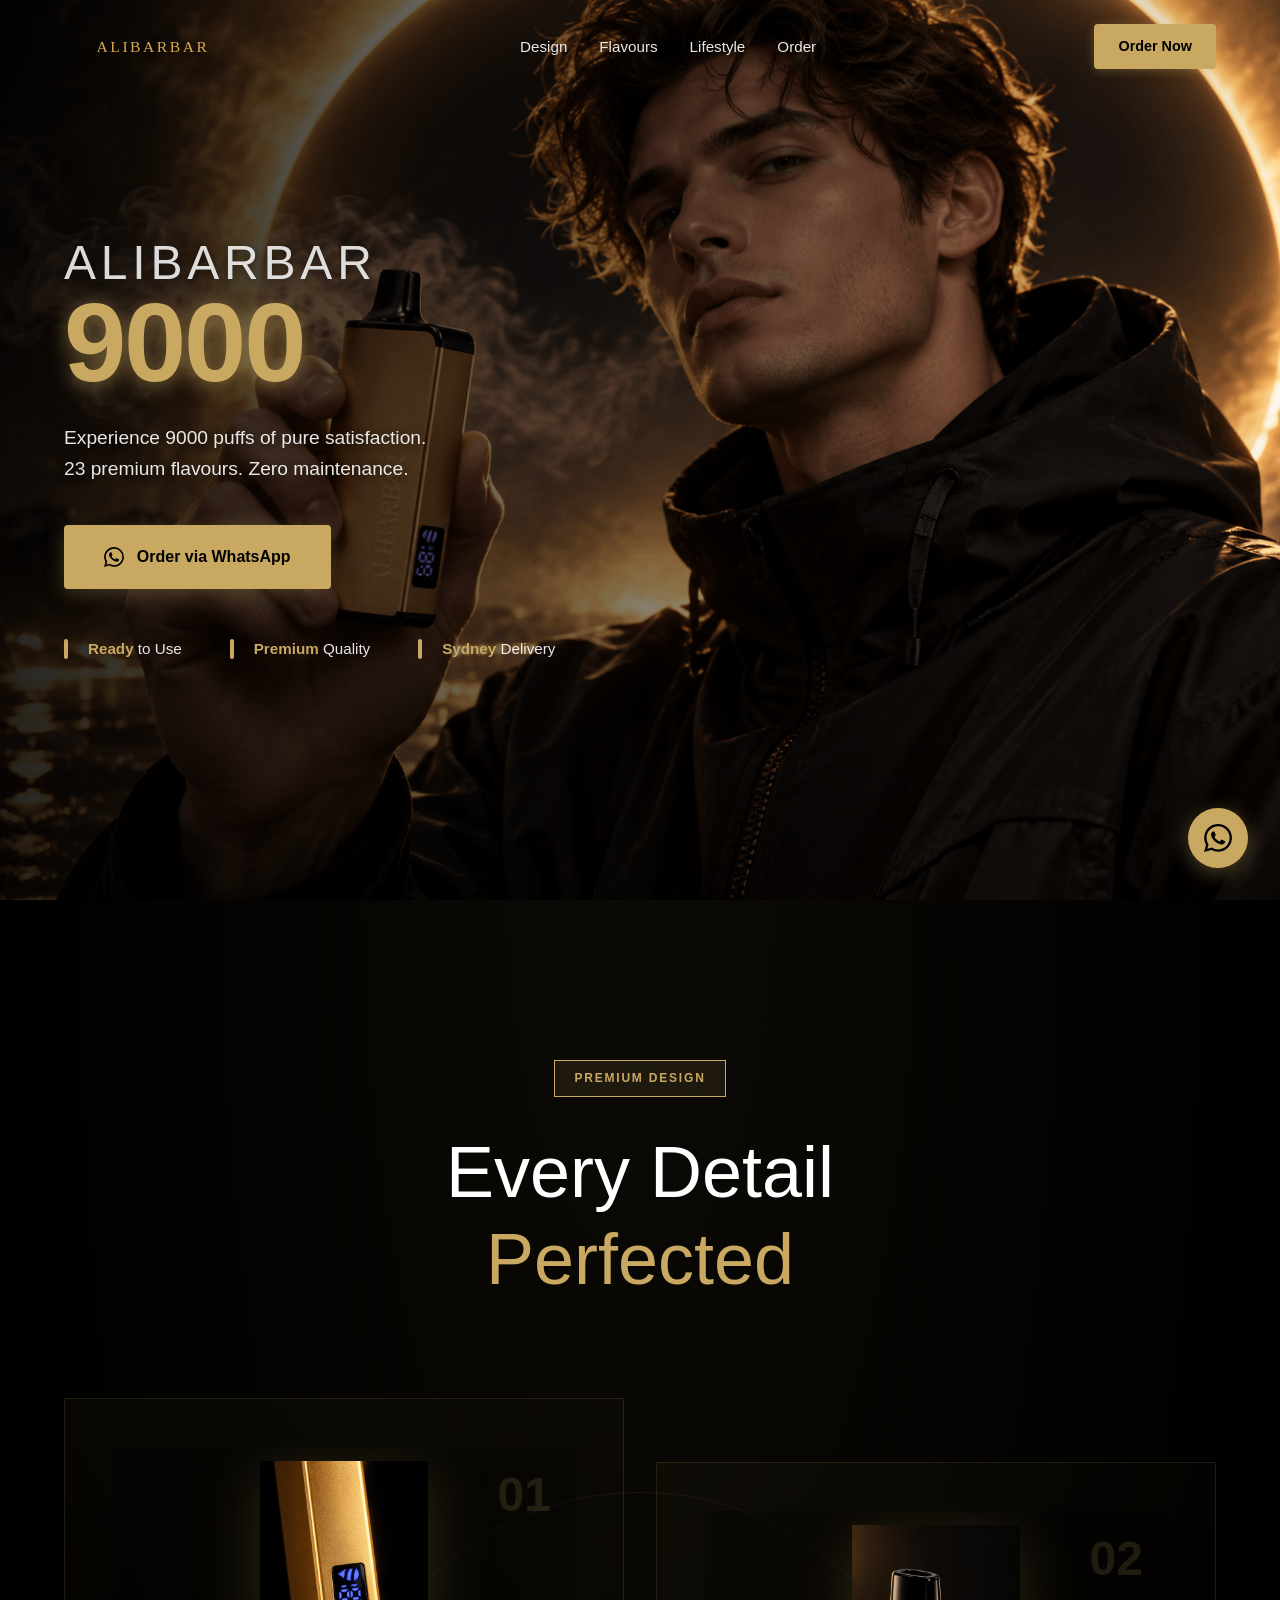
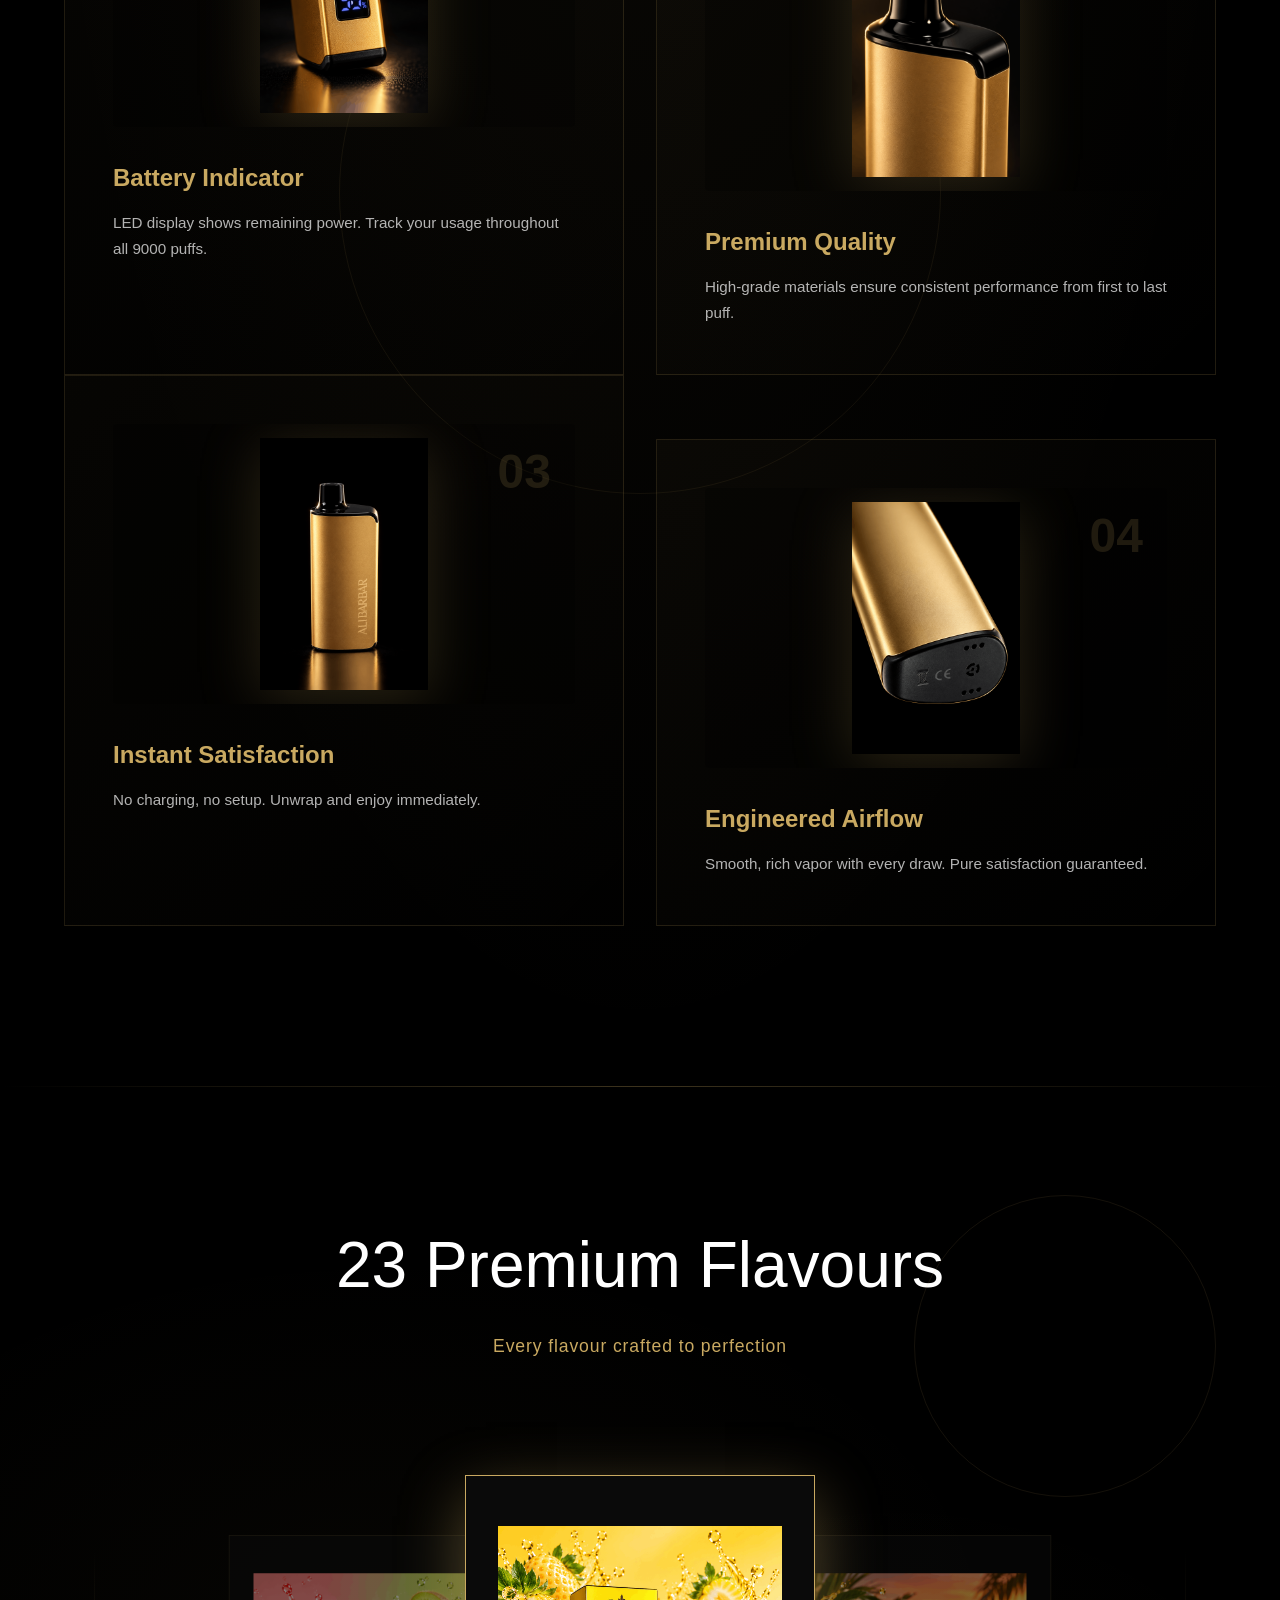
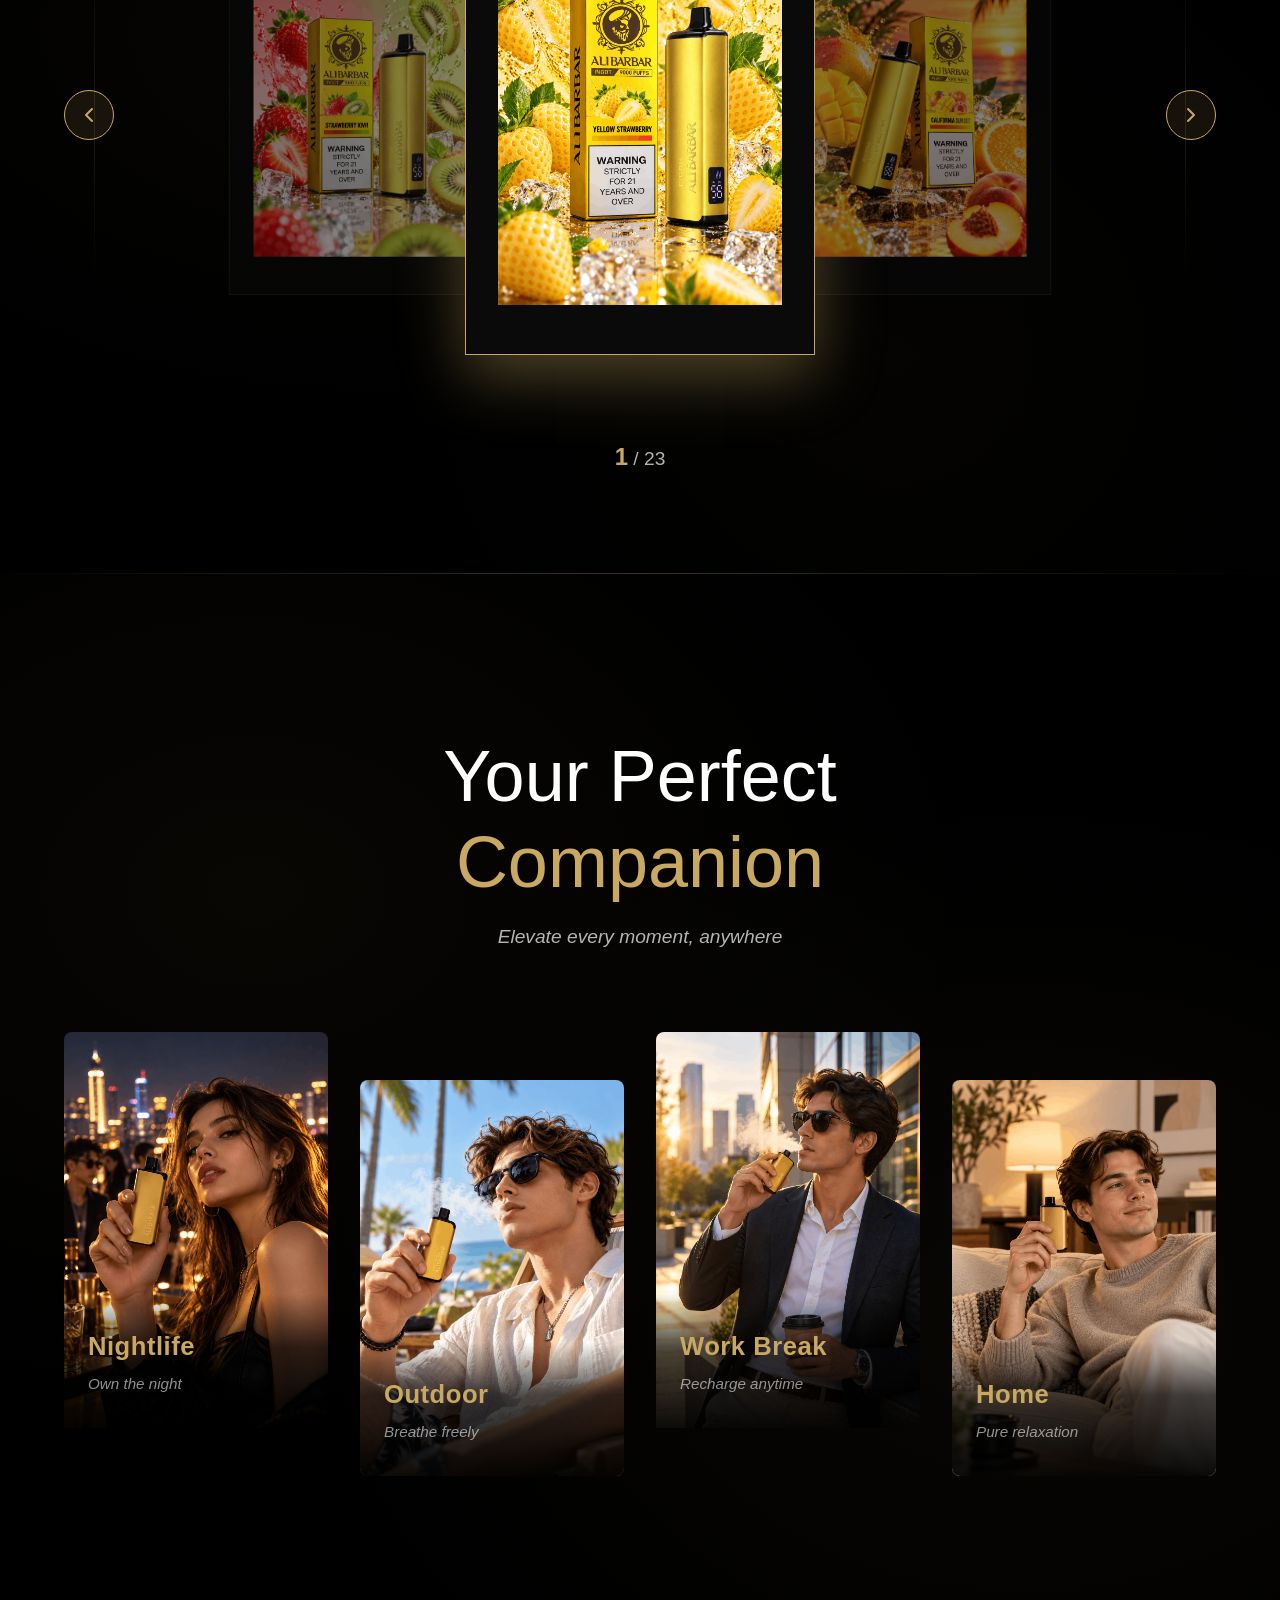
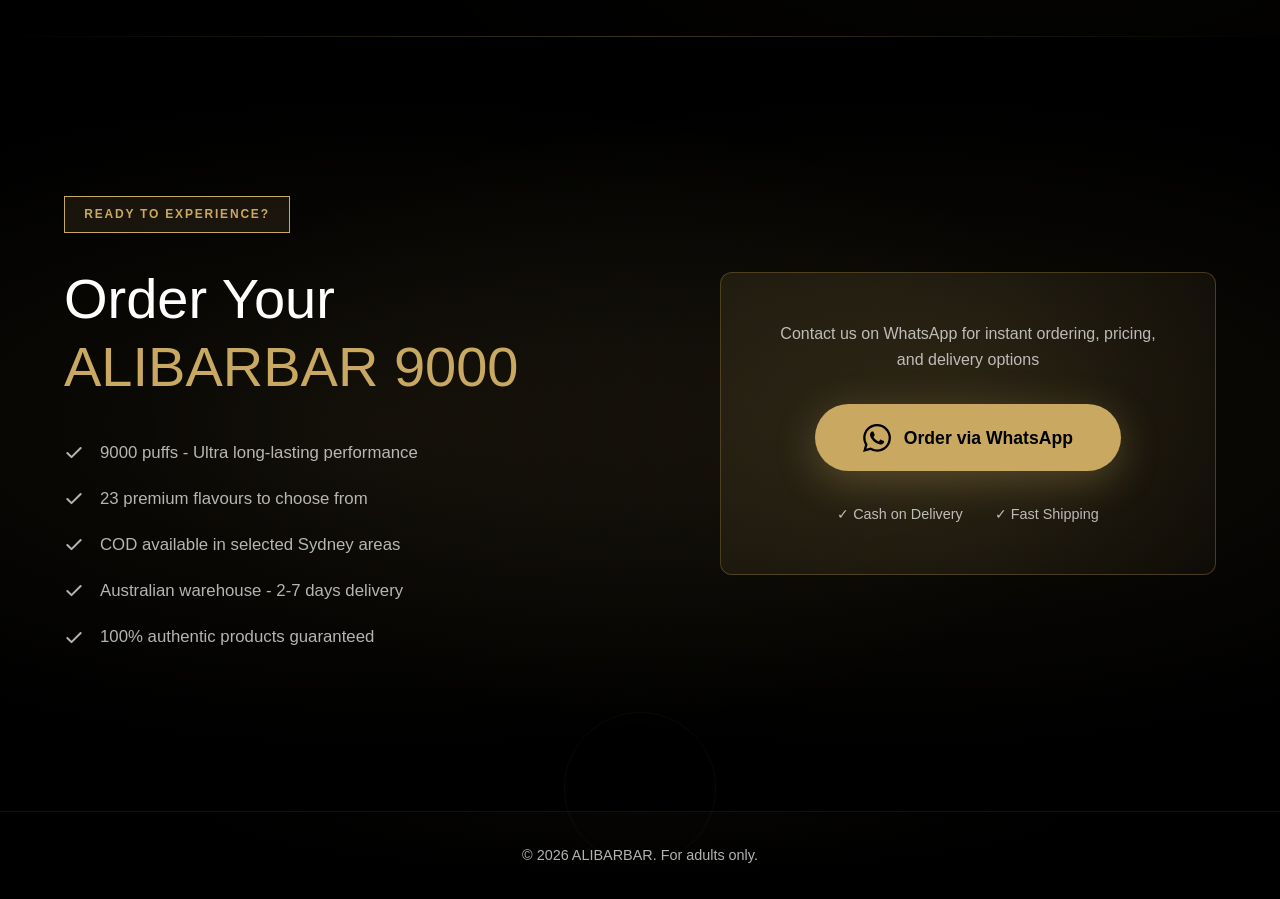
<file: index.html>
<!doctype html>
<html lang="en">
  <head>
    <meta charset="utf-8">
    <meta name="viewport" content="width=device-width, initial-scale=1">
    <meta name="theme-color" content="#000000">
    <meta name="description" content="ALIBARBAR 9000 - 9000 puffs, 22 flavours. Sydney delivery available.">
    <title>ALIBARBAR 9000</title>
    <link rel="icon" href="./assets/alibarbar-logo.svg" type="image/svg+xml">
    <link rel="stylesheet" href="./styles.css">
    <script src="./whatsapp-rotation.js"></script>
    <!-- brand-intro:styles:start -->
    <style data-brand-intro-styles>
      /* Cinematic Brand Intro: only transform and opacity are animated. */
      .brand-intro {
        --intro-duration: 2.05s;
        --intro-gold: #d6ae55;
        --intro-background: #050505;
        --intro-spread: 0.24em;
        --intro-lift: 30px;
        --intro-line-y: 96px;
        position: fixed;
        inset: 0;
        z-index: 9999;
        display: none;
        overflow: hidden;
        pointer-events: none;
        user-select: none;
        background: var(--intro-background);
        color: var(--intro-gold);
        opacity: 0;
        isolation: isolate;
      }

      .brand-intro[hidden] { display: none !important; }

      .brand-intro.is-active {
        display: grid;
        place-items: center;
        animation: brand-intro-exit var(--intro-duration) linear both;
      }

      .brand-intro__halo,
      .brand-intro__line,
      .brand-intro__curtain {
        top: calc(50% + var(--intro-line-y));
        position: absolute;
        top: 50%;
        left: 50%;
        opacity: 0;
        transform-origin: center;
      }

      .brand-intro__halo {
        width: min(64vw, 700px);
        height: min(40vw, 340px);
        background: radial-gradient(ellipse, rgba(214, 174, 85, 0.13), rgba(214, 174, 85, 0.035) 38%, transparent 70%);
        animation: brand-intro-halo var(--intro-duration) ease-out both;
      }

      .brand-intro__line {
        width: min(66vw, 640px);
        height: 1px;
        background: linear-gradient(90deg, transparent, var(--intro-gold) 32%, #f4dfab 50%, var(--intro-gold) 68%, transparent);
        animation: brand-intro-line var(--intro-duration) cubic-bezier(0.22, 0.61, 0.36, 1) both;
      }

      .brand-intro__curtain {
        width: 120vw;
        height: 100vh;
        background: radial-gradient(ellipse, rgba(214, 174, 85, 0.12), rgba(214, 174, 85, 0.04) 42%, transparent 72%);
        animation: brand-intro-curtain var(--intro-duration) ease-out both;
      }

      .brand-intro__signature {
        position: relative;
        display: flex;
        flex-direction: column;
        align-items: center;
        gap: 16px;
        padding: 24px;
        line-height: 1;
        font-family: Arial, Helvetica, sans-serif;
        font-weight: 300;
      }

      .brand-intro__wordmark {
        display: flex;
        gap: 0.18em;
        font-size: clamp(22px, 3.2vw, 46px);
        white-space: nowrap;
        opacity: 0;
        animation: brand-intro-wordmark var(--intro-duration) cubic-bezier(0.22, 0.61, 0.36, 1) both;
      }

      .brand-intro__wordmark span {
        display: block;
        animation: brand-intro-spacing var(--intro-duration) cubic-bezier(0.22, 0.61, 0.36, 1) both;
      }

      .brand-intro__wordmark span:nth-child(1) { --intro-offset: -4; }
      .brand-intro__wordmark span:nth-child(2) { --intro-offset: -3; }
      .brand-intro__wordmark span:nth-child(3) { --intro-offset: -2; }
      .brand-intro__wordmark span:nth-child(4) { --intro-offset: -1; }
      .brand-intro__wordmark span:nth-child(5) { --intro-offset: 0; }
      .brand-intro__wordmark span:nth-child(6) { --intro-offset: 1; }
      .brand-intro__wordmark span:nth-child(7) { --intro-offset: 2; }
      .brand-intro__wordmark span:nth-child(8) { --intro-offset: 3; }
      .brand-intro__wordmark span:nth-child(9) { --intro-offset: 4; }

      .brand-intro__model {
        position: relative;
        font-size: clamp(58px, 7.6vw, 108px);
        font-weight: 300;
        letter-spacing: 0.06em;
        padding-left: 0.06em;
        opacity: 0;
        animation: brand-intro-model var(--intro-duration) cubic-bezier(0.22, 0.61, 0.36, 1) both;
      }

      .brand-intro__model::after {
        content: '9000';
        position: absolute;
        inset: 0;
        padding-left: inherit;
        color: #ffedbf;
        opacity: 0;
        animation: brand-intro-highlight var(--intro-duration) ease-out both;
      }

      /* 0–0.3s line; 0.3–0.9s wordmark; 0.9–1.45s model; 1.45–2.05s reveal. */
      @keyframes brand-intro-exit {
        0%, 72% { opacity: 1; }
        100% { opacity: 0; }
      }

      @keyframes brand-intro-halo {
        0% { opacity: 0; transform: translate(-50%, -50%) scale(0.7); }
        18%, 68% { opacity: 1; transform: translate(-50%, -50%) scale(1); }
        100% { opacity: 0; transform: translate(-50%, -50%) scale(1.1); }
      }

      @keyframes brand-intro-line {
        0% { opacity: 0; transform: translate(-50%, -50%) scaleX(0.025); }
        14% { opacity: 0.85; transform: translate(-50%, -50%) scaleX(0.6); }
        35%, 69% { opacity: 0.4; transform: translate(-50%, var(--intro-line-y)) scaleX(0.6); }
        83% { opacity: 0.65; transform: translate(-50%, var(--intro-line-y)) scaleX(3.5); }
        100% { opacity: 0; transform: translate(-50%, var(--intro-line-y)) scaleX(4); }
      }

      @keyframes brand-intro-wordmark {
        0%, 14% { opacity: 0; transform: translateY(var(--intro-lift)); }
        38%, 42% { opacity: 1; transform: translateY(var(--intro-lift)); }
        61%, 78% { opacity: 1; transform: translateY(0); }
        100% { opacity: 0; transform: translateY(-5px); }
      }

      @keyframes brand-intro-spacing {
        0%, 14% { transform: translateX(calc(var(--intro-offset) * var(--intro-spread))); }
        43%, 100% { transform: translateX(0); }
      }

      @keyframes brand-intro-model {
        0%, 41% { opacity: 0; transform: translateY(22px); }
        62%, 79% { opacity: 1; transform: translateY(0); }
        100% { opacity: 0; transform: translateY(-5px); }
      }

      @keyframes brand-intro-highlight {
        0%, 53% { opacity: 0; }
        62% { opacity: 0.8; }
        73%, 100% { opacity: 0; }
      }

      @keyframes brand-intro-curtain {
        0%, 68% { opacity: 0; transform: translate(-50%, -50%) scale(0.025, 0.005); }
        78% { opacity: 1; transform: translate(-50%, -50%) scale(1, 0.18); }
        100% { opacity: 0; transform: translate(-50%, -50%) scale(1.1, 1); }
      }

      @media (max-width: 768px) {
        .brand-intro { --intro-spread: 0.14em; --intro-lift: 22px; --intro-line-y: 68px; }
        .brand-intro__signature { gap: 14px; }
        .brand-intro__halo { display: none; }
        .brand-intro__curtain {
          height: 60vh;
          background: radial-gradient(ellipse, rgba(214, 174, 85, 0.07), transparent 68%);
        }
      }

      @media (prefers-reduced-motion: reduce) {
        .brand-intro.is-active { display: none !important; animation: none !important; }
        .brand-intro *, .brand-intro *::after { animation: none !important; }
      }
    </style>
    <!-- brand-intro:styles:end -->
    <script src="./effects.js"></script>
    <script src="./script.js" defer></script>
  </head>
  <body>
    <!-- 独立开场：改为 data-enabled="false" 即可关闭；无 JS 时模板不会显示。 -->
    <template data-brand-intro-template data-enabled="true">
      <div class="brand-intro" aria-hidden="true" hidden>
        <div class="brand-intro__halo"></div>
        <div class="brand-intro__line"></div>
        <div class="brand-intro__curtain"></div>
        <div class="brand-intro__signature">
          <div class="brand-intro__wordmark">
            <span>A</span><span>L</span><span>I</span><span>B</span><span>A</span><span>R</span><span>B</span><span>A</span><span>R</span>
          </div>
          <div class="brand-intro__model">9000</div>
        </div>
      </div>
    </template>
    <!-- brand-intro:script:start -->
    <script data-brand-intro-controller>
      // Cinematic Brand Intro. Embedded by scripts/build-intro.cjs before the homepage markup.
      (() => {
        'use strict';

        const template = document.querySelector('[data-brand-intro-template]');
        if (!template || template.dataset.enabled === 'false') return;

        const motion = window.matchMedia('(prefers-reduced-motion: reduce)');

        // The component arrives with HTML; ordinary network timing must not disable it.
        // Continue respecting explicit accessibility preferences and navigation context.
        if (motion.matches || document.hidden || window.scrollY > 0 || window.location.hash ||
            document.readyState === 'complete') return;

        const intro = template.content.firstElementChild.cloneNode(true);
        const interactionEvents = ['pointerdown', 'touchstart', 'wheel', 'keydown'];
        let fallbackTimer;
        let finished = false;

        const finish = () => {
          if (finished) return;
          finished = true;
          clearTimeout(fallbackTimer);
          intro.hidden = true;
          intro.remove();
          intro.removeEventListener('animationend', onAnimationEnd);
          intro.removeEventListener('animationcancel', onAnimationEnd);
          document.removeEventListener('visibilitychange', onVisibilityChange);
          window.removeEventListener('pagehide', finish);
          interactionEvents.forEach(name => window.removeEventListener(name, finish, true));
          if (motion.removeEventListener) motion.removeEventListener('change', onMotionChange);
          else if (motion.removeListener) motion.removeListener(onMotionChange);
        };

        const onAnimationEnd = event => {
          if (event.target === intro && event.animationName === 'brand-intro-exit') finish();
        };
        const onVisibilityChange = () => { if (document.hidden) finish(); };
        const onMotionChange = event => { if (event.matches) finish(); };

        // Register the watchdog before showing anything; never wait for images or lock scrolling.
        fallbackTimer = setTimeout(finish, 2500);
        try {
          intro.addEventListener('animationend', onAnimationEnd);
          intro.addEventListener('animationcancel', onAnimationEnd);
          document.addEventListener('visibilitychange', onVisibilityChange);
          window.addEventListener('pagehide', finish);
          interactionEvents.forEach(name => window.addEventListener(name, finish, { capture: true, passive: true }));
          if (motion.addEventListener) motion.addEventListener('change', onMotionChange);
          else if (motion.addListener) motion.addListener(onMotionChange);

          document.body.appendChild(intro);
          intro.classList.add('is-active');
          intro.hidden = false;

          const style = window.getComputedStyle(intro);
          const duration = parseFloat(style.animationDuration);
          if (style.animationName !== 'brand-intro-exit' || style.animationPlayState !== 'running' ||
              style.display === 'none' || !Number.isFinite(duration) || duration <= 0) finish();
        } catch (error) {
          finish();
        }
      })();
    </script>
    <!-- brand-intro:script:end -->

    <!-- 导航栏 -->
    <header class="header" data-header>
      <a class="logo" href="#top">
        <img src="./assets/alibarbar-logo.svg" alt="ALIBARBAR">
      </a>
      <nav class="nav" data-nav>
        <a href="#design">Design</a>
        <a href="#flavours">Flavours</a>
        <a href="#lifestyle">Lifestyle</a>
        <a href="#order">Order</a>
      </nav>
      <a class="btn-header" href="https://wa.me/" target="_blank" rel="noopener">
        Order Now
      </a>
      <button class="nav-toggle" data-nav-toggle aria-label="Menu">
        <span></span>
        <span></span>
        <span></span>
      </button>
    </header>

    <main>
      <!-- 首屏 - 视频定格背景 -->
      <section class="hero" id="top">
        <video class="hero-bg-video" data-hero-video muted playsinline loop>
          <source data-hero-src type="video/mp4">
        </video>

        <div class="hero-overlay"></div>
        <div class="hero-content">
          <div class="hero-left">
            <h1>
              <span class="brand">ALIBARBAR</span>
              <span class="model">9000</span>
            </h1>
            <p class="tagline">Experience 9000 puffs of pure satisfaction.<br>23 premium flavours. Zero maintenance.</p>
            <div class="hero-actions">
              <a class="btn-primary" href="https://wa.me/" target="_blank" rel="noopener" data-track="hero">
                <svg width="20" height="20" viewBox="0 0 24 24" fill="none">
                  <path d="M17.472 14.382c-.297-.149-1.758-.867-2.03-.967-.273-.099-.471-.148-.67.15-.197.297-.767.966-.94 1.164-.173.199-.347.223-.644.075-.297-.15-1.255-.463-2.39-1.475-.883-.788-1.48-1.761-1.653-2.059-.173-.297-.018-.458.13-.606.134-.133.298-.347.446-.52.149-.174.198-.298.298-.497.099-.198.05-.371-.025-.52-.075-.149-.669-1.612-.916-2.207-.242-.579-.487-.5-.669-.51-.173-.008-.371-.01-.57-.01-.198 0-.52.074-.792.372-.272.297-1.04 1.016-1.04 2.479 0 1.462 1.065 2.875 1.213 3.074.149.198 2.096 3.2 5.077 4.487.709.306 1.262.489 1.694.625.712.227 1.36.195 1.871.118.571-.085 1.758-.719 2.006-1.413.248-.694.248-1.289.173-1.413-.074-.124-.272-.198-.57-.347m-5.421 7.403h-.004a9.87 9.87 0 01-5.031-1.378l-.361-.214-3.741.982.998-3.648-.235-.374a9.86 9.86 0 01-1.51-5.26c.001-5.45 4.436-9.884 9.888-9.884 2.64 0 5.122 1.03 6.988 2.898a9.825 9.825 0 012.893 6.994c-.003 5.45-4.437 9.884-9.885 9.884m8.413-18.297A11.815 11.815 0 0012.05 0C5.495 0 .16 5.335.157 11.892c0 2.096.547 4.142 1.588 5.945L.057 24l6.305-1.654a11.882 11.882 0 005.683 1.448h.005c6.554 0 11.89-5.335 11.893-11.893a11.821 11.821 0 00-3.48-8.413z" fill="currentColor"/>
                </svg>
                Order via WhatsApp
              </a>
            </div>
            <div class="hero-stats">
              <div><strong>Ready</strong> to Use</div>
              <div><strong>Premium</strong> Quality</div>
              <div><strong>Sydney</strong> Delivery</div>
            </div>
          </div>
        </div>
      </section>

      <!-- 产品设计展示 -->
      <section class="product-design" id="design">
        <div class="container">
          <div class="design-intro">
            <span class="design-badge">Premium Design</span>
            <h2>Every Detail<br><span class="text-gold">Perfected</span></h2>
          </div>

          <div class="design-showcase">
            <div class="design-item" data-design="1">
              <div class="design-image">
                <img src="./assets/微信图片_20260929164915_116_4.png" alt="Battery Display">
                <div class="design-number">01</div>
              </div>
              <div class="design-info">
                <h3>Battery Indicator</h3>
                <p>LED display shows remaining power. Track your usage throughout all 9000 puffs.</p>
              </div>
            </div>

            <div class="design-item" data-design="2">
              <div class="design-image">
                <img src="./assets/微信图片_20260929165903_122_4.png" alt="Premium Materials">
                <div class="design-number">02</div>
              </div>
              <div class="design-info">
                <h3>Premium Quality</h3>
                <p>High-grade materials ensure consistent performance from first to last puff.</p>
              </div>
            </div>

            <div class="design-item" data-design="3">
              <div class="design-image">
                <img src="./assets/微信图片_20260929170140_124_4.png" alt="Ready to Use">
                <div class="design-number">03</div>
              </div>
              <div class="design-info">
                <h3>Instant Satisfaction</h3>
                <p>No charging, no setup. Unwrap and enjoy immediately.</p>
              </div>
            </div>

            <div class="design-item" data-design="4">
              <div class="design-image">
                <img src="./assets/微信图片_20260929170350_125_4.png" alt="Smooth Experience">
                <div class="design-number">04</div>
              </div>
              <div class="design-info">
                <h3>Engineered Airflow</h3>
                <p>Smooth, rich vapor with every draw. Pure satisfaction guaranteed.</p>
              </div>
            </div>
          </div>
        </div>
      </section>

      <!-- 口味展示 -->
      <section class="flavours" id="flavours">
        <div class="container">
          <div class="flavours-header">
            <h2>23 Premium Flavours</h2>
            <p>Every flavour crafted to perfection</p>
          </div>

          <div class="carousel" data-carousel>
            <button class="carousel-btn carousel-btn-prev" data-carousel-prev aria-label="Previous">
              <svg width="24" height="24" viewBox="0 0 24 24" fill="none">
                <path d="M15 18l-6-6 6-6" stroke="currentColor" stroke-width="2" stroke-linecap="round" stroke-linejoin="round"/>
              </svg>
            </button>

            <div class="carousel-track-container">
              <div class="carousel-track" data-carousel-track>
                <div class="carousel-slide"><img src="./assets/1.png" alt="Flavour 1"></div>
                <div class="carousel-slide"><img src="./assets/2.png" alt="Flavour 2"></div>
                <div class="carousel-slide"><img src="./assets/3.png" alt="Flavour 3"></div>
                <div class="carousel-slide"><img src="./assets/4.png" alt="Flavour 4"></div>
                <div class="carousel-slide"><img src="./assets/5.png" alt="Flavour 5"></div>
                <div class="carousel-slide"><img src="./assets/6.png" alt="Flavour 6"></div>
                <div class="carousel-slide"><img src="./assets/7.png" alt="Flavour 7"></div>
                <div class="carousel-slide"><img src="./assets/8.png" alt="Flavour 8"></div>
                <div class="carousel-slide"><img src="./assets/9.png" alt="Flavour 9"></div>
                <div class="carousel-slide"><img src="./assets/10.png" alt="Flavour 10"></div>
                <div class="carousel-slide"><img src="./assets/11.png" alt="Flavour 11"></div>
                <div class="carousel-slide"><img src="./assets/12.png" alt="Flavour 12"></div>
                <div class="carousel-slide"><img src="./assets/13.png" alt="Flavour 13"></div>
                <div class="carousel-slide"><img src="./assets/14.png" alt="Flavour 14"></div>
                <div class="carousel-slide"><img src="./assets/15.png" alt="Flavour 15"></div>
                <div class="carousel-slide"><img src="./assets/16.png" alt="Flavour 16"></div>
                <div class="carousel-slide"><img src="./assets/17.png" alt="Flavour 17"></div>
                <div class="carousel-slide"><img src="./assets/18.png" alt="Flavour 18"></div>
                <div class="carousel-slide"><img src="./assets/19.png" alt="Flavour 19"></div>
                <div class="carousel-slide"><img src="./assets/20.png" alt="Flavour 20"></div>
                <div class="carousel-slide"><img src="./assets/21.png" alt="Flavour 21"></div>
                <div class="carousel-slide"><img src="./assets/22.png" alt="Flavour 22"></div>
                <div class="carousel-slide"><img src="./assets/23.png" alt="Flavour 23"></div>
              </div>
            </div>

            <button class="carousel-btn carousel-btn-next" data-carousel-next aria-label="Next">
              <svg width="24" height="24" viewBox="0 0 24 24" fill="none">
                <path d="M9 18l6-6-6-6" stroke="currentColor" stroke-width="2" stroke-linecap="round" stroke-linejoin="round"/>
              </svg>
            </button>
          </div>

          <div class="carousel-counter" data-carousel-counter>
            <span data-current>1</span> / <span data-total>23</span>
          </div>
        </div>
      </section>

      <!-- 使用场景展示 -->
      <section class="lifestyle" id="lifestyle">
        <div class="container">
          <div class="lifestyle-header">
            <h2>Your Perfect<br><span class="text-gold">Companion</span></h2>
            <p>Elevate every moment, anywhere</p>
          </div>

          <div class="lifestyle-grid">
            <div class="lifestyle-card" data-scene="nightlife">
              <div class="lifestyle-image">
                <img src="./assets/夜生活.png" alt="Nightlife">
                <div class="lifestyle-overlay">
                  <h3>Nightlife</h3>
                  <p>Own the night</p>
                </div>
              </div>
            </div>

            <div class="lifestyle-card" data-scene="outdoor">
              <div class="lifestyle-image">
                <img src="./assets/户外.png" alt="Outdoor">
                <div class="lifestyle-overlay">
                  <h3>Outdoor</h3>
                  <p>Breathe freely</p>
                </div>
              </div>
            </div>

            <div class="lifestyle-card" data-scene="work">
              <div class="lifestyle-image">
                <img src="./assets/工作.png" alt="Work Break">
                <div class="lifestyle-overlay">
                  <h3>Work Break</h3>
                  <p>Recharge anytime</p>
                </div>
              </div>
            </div>

            <div class="lifestyle-card" data-scene="home">
              <div class="lifestyle-image">
                <img src="./assets/居家.png" alt="Home Relaxation">
                <div class="lifestyle-overlay">
                  <h3>Home</h3>
                  <p>Pure relaxation</p>
                </div>
              </div>
            </div>
          </div>
        </div>
      </section>

      <!-- 订购区 -->
      <section class="order-section" id="order">
        <div class="container">
          <div class="order-split">
            <div class="order-left">
              <span class="order-badge">Ready to Experience?</span>
              <h2>Order Your<br><span class="text-gold">ALIBARBAR 9000</span></h2>
              <ul class="order-features">
                <li>
                  <svg width="20" height="20" viewBox="0 0 20 20" fill="none">
                    <path d="M16.667 5L7.5 14.167 3.333 10" stroke="currentColor" stroke-width="2" stroke-linecap="round" stroke-linejoin="round"/>
                  </svg>
                  <span>9000 puffs - Ultra long-lasting performance</span>
                </li>
                <li>
                  <svg width="20" height="20" viewBox="0 0 20 20" fill="none">
                    <path d="M16.667 5L7.5 14.167 3.333 10" stroke="currentColor" stroke-width="2" stroke-linecap="round" stroke-linejoin="round"/>
                  </svg>
                  <span>23 premium flavours to choose from</span>
                </li>
                <li>
                  <svg width="20" height="20" viewBox="0 0 20 20" fill="none">
                    <path d="M16.667 5L7.5 14.167 3.333 10" stroke="currentColor" stroke-width="2" stroke-linecap="round" stroke-linejoin="round"/>
                  </svg>
                  <span>COD available in selected Sydney areas</span>
                </li>
                <li>
                  <svg width="20" height="20" viewBox="0 0 20 20" fill="none">
                    <path d="M16.667 5L7.5 14.167 3.333 10" stroke="currentColor" stroke-width="2" stroke-linecap="round" stroke-linejoin="round"/>
                  </svg>
                  <span>Australian warehouse - 2-7 days delivery</span>
                </li>
                <li>
                  <svg width="20" height="20" viewBox="0 0 20 20" fill="none">
                    <path d="M16.667 5L7.5 14.167 3.333 10" stroke="currentColor" stroke-width="2" stroke-linecap="round" stroke-linejoin="round"/>
                  </svg>
                  <span>100% authentic products guaranteed</span>
                </li>
              </ul>
            </div>

            <div class="order-right">
              <div class="order-cta-box">
                <p class="order-cta-text">Contact us on WhatsApp for instant ordering, pricing, and delivery options</p>
                <a class="btn-whatsapp" href="https://wa.me/" target="_blank" rel="noopener" data-track="cta">
                  <svg width="28" height="28" viewBox="0 0 24 24" fill="none">
                    <path d="M17.472 14.382c-.297-.149-1.758-.867-2.03-.967-.273-.099-.471-.148-.67.15-.197.297-.767.966-.94 1.164-.173.199-.347.223-.644.075-.297-.15-1.255-.463-2.39-1.475-.883-.788-1.48-1.761-1.653-2.059-.173-.297-.018-.458.13-.606.134-.133.298-.347.446-.52.149-.174.198-.298.298-.497.099-.198.05-.371-.025-.52-.075-.149-.669-1.612-.916-2.207-.242-.579-.487-.5-.669-.51-.173-.008-.371-.01-.57-.01-.198 0-.52.074-.792.372-.272.297-1.04 1.016-1.04 2.479 0 1.462 1.065 2.875 1.213 3.074.149.198 2.096 3.2 5.077 4.487.709.306 1.262.489 1.694.625.712.227 1.36.195 1.871.118.571-.085 1.758-.719 2.006-1.413.248-.694.248-1.289.173-1.413-.074-.124-.272-.198-.57-.347m-5.421 7.403h-.004a9.87 9.87 0 01-5.031-1.378l-.361-.214-3.741.982.998-3.648-.235-.374a9.86 9.86 0 01-1.51-5.26c.001-5.45 4.436-9.884 9.888-9.884 2.64 0 5.122 1.03 6.988 2.898a9.825 9.825 0 012.893 6.994c-.003 5.45-4.437 9.884-9.885 9.884m8.413-18.297A11.815 11.815 0 0012.05 0C5.495 0 .16 5.335.157 11.892c0 2.096.547 4.142 1.588 5.945L.057 24l6.305-1.654a11.882 11.882 0 005.683 1.448h.005c6.554 0 11.89-5.335 11.893-11.893a11.821 11.821 0 00-3.48-8.413z" fill="currentColor"/>
                  </svg>
                  Order via WhatsApp
                </a>
                <div class="order-trust-badges">
                  <span>✓ Cash on Delivery</span>
                  <span>✓ Fast Shipping</span>
                </div>
              </div>
            </div>
          </div>
        </div>
      </section>
    </main>

    <!-- 页脚 -->
    <footer class="footer">
      <p>&copy; <span data-year></span> ALIBARBAR. For adults only.</p>
    </footer>

    <!-- 浮动按钮 -->
    <a class="float-btn" href="https://wa.me/" target="_blank" rel="noopener" data-track="float">
      <svg width="28" height="28" viewBox="0 0 24 24" fill="none">
        <path d="M17.472 14.382c-.297-.149-1.758-.867-2.03-.967-.273-.099-.471-.148-.67.15-.197.297-.767.966-.94 1.164-.173.199-.347.223-.644.075-.297-.15-1.255-.463-2.39-1.475-.883-.788-1.48-1.761-1.653-2.059-.173-.297-.018-.458.13-.606.134-.133.298-.347.446-.52.149-.174.198-.298.298-.497.099-.198.05-.371-.025-.52-.075-.149-.669-1.612-.916-2.207-.242-.579-.487-.5-.669-.51-.173-.008-.371-.01-.57-.01-.198 0-.52.074-.792.372-.272.297-1.04 1.016-1.04 2.479 0 1.462 1.065 2.875 1.213 3.074.149.198 2.096 3.2 5.077 4.487.709.306 1.262.489 1.694.625.712.227 1.36.195 1.871.118.571-.085 1.758-.719 2.006-1.413.248-.694.248-1.289.173-1.413-.074-.124-.272-.198-.57-.347m-5.421 7.403h-.004a9.87 9.87 0 01-5.031-1.378l-.361-.214-3.741.982.998-3.648-.235-.374a9.86 9.86 0 01-1.51-5.26c.001-5.45 4.436-9.884 9.888-9.884 2.64 0 5.122 1.03 6.988 2.898a9.825 9.825 0 012.893 6.994c-.003 5.45-4.437 9.884-9.885 9.884m8.413-18.297A11.815 11.815 0 0012.05 0C5.495 0 .16 5.335.157 11.892c0 2.096.547 4.142 1.588 5.945L.057 24l6.305-1.654a11.882 11.882 0 005.683 1.448h.005c6.554 0 11.89-5.335 11.893-11.893a11.821 11.821 0 00-3.48-8.413z" fill="currentColor"/>
      </svg>
    </a>
  </body>
</html>
</file>
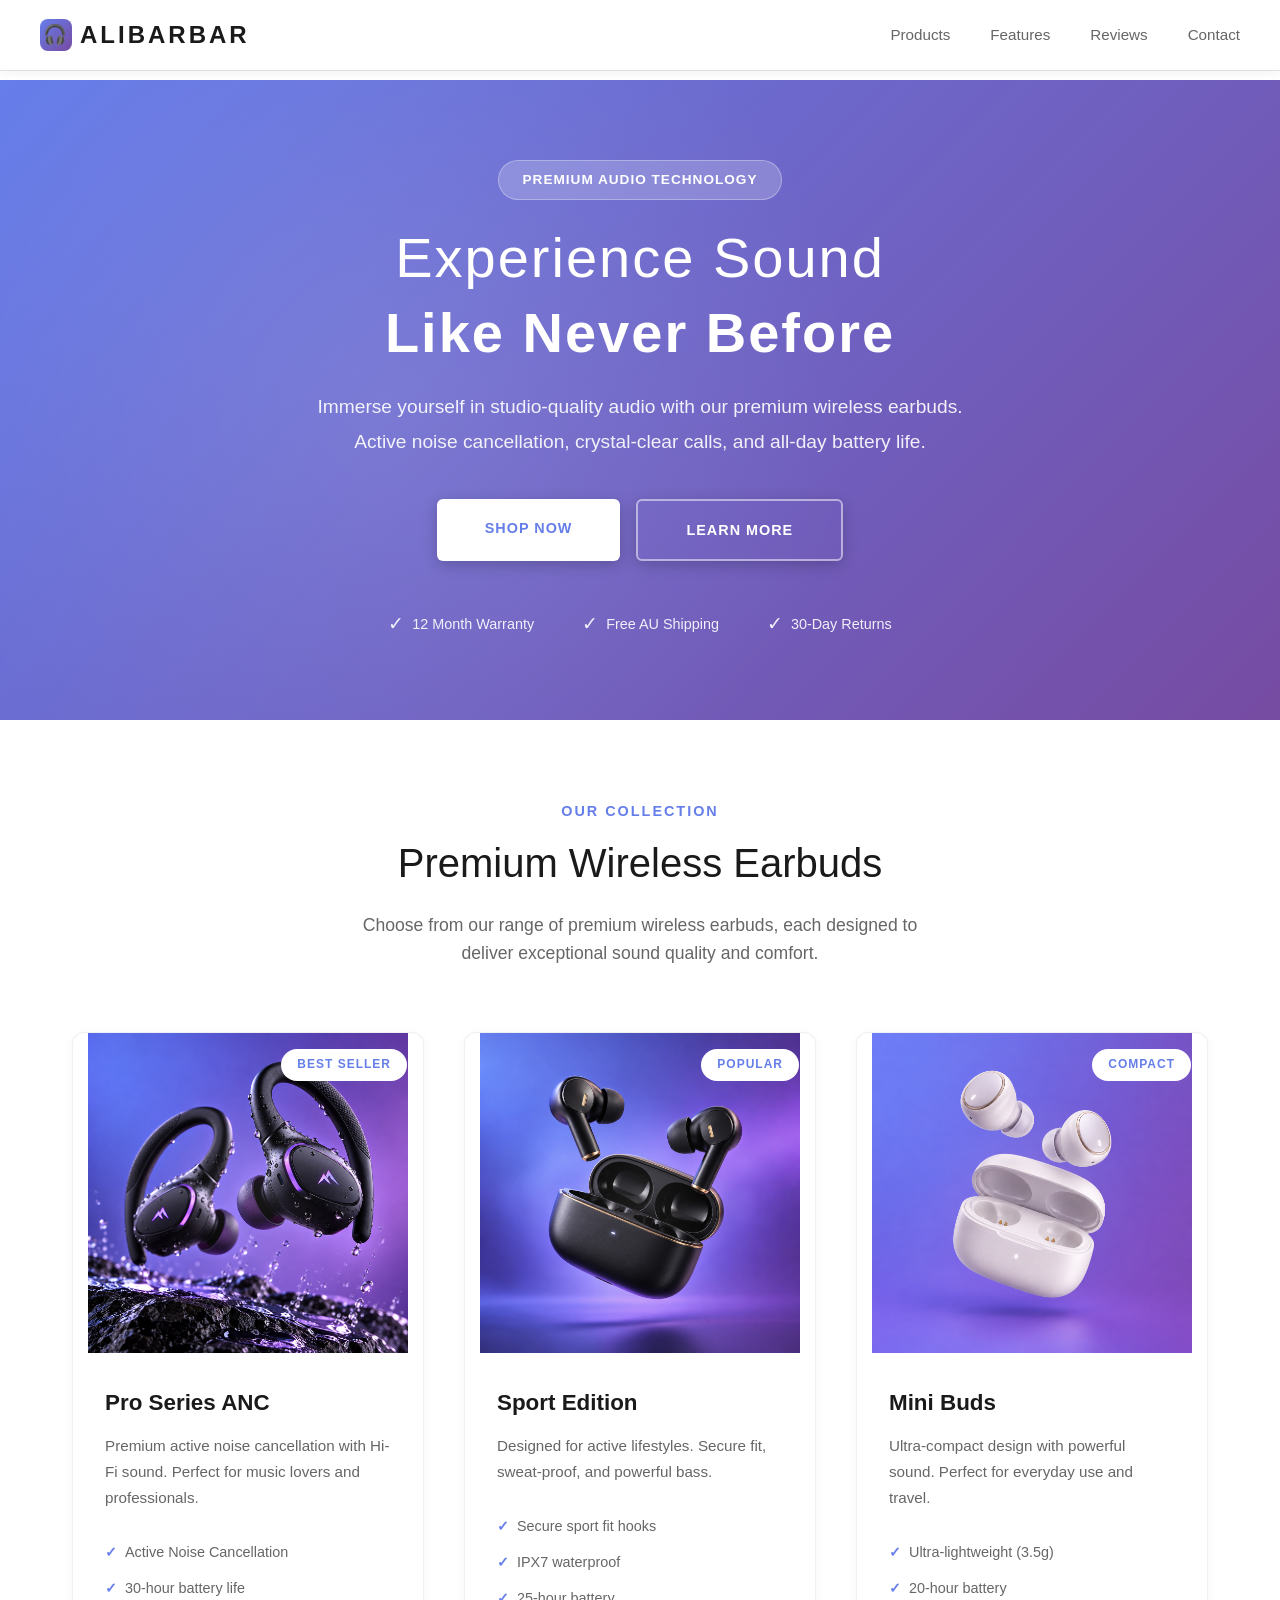
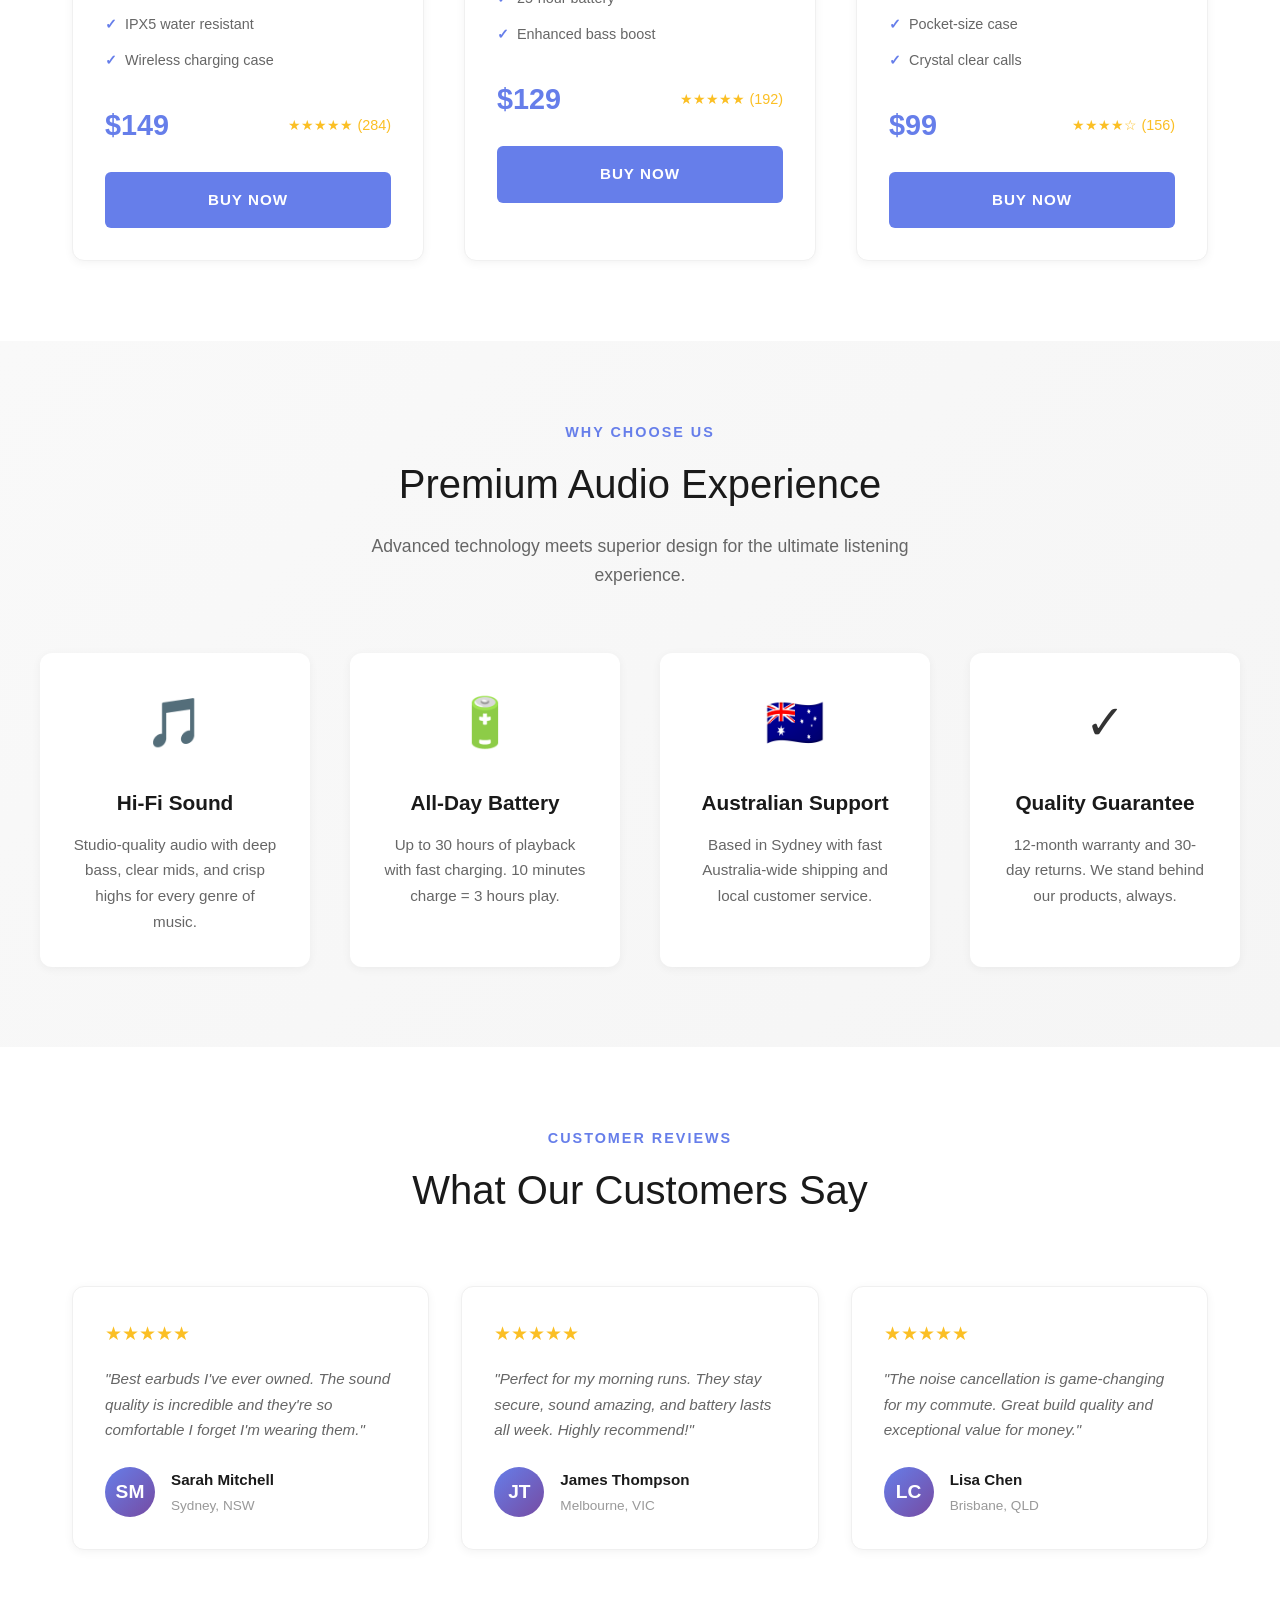
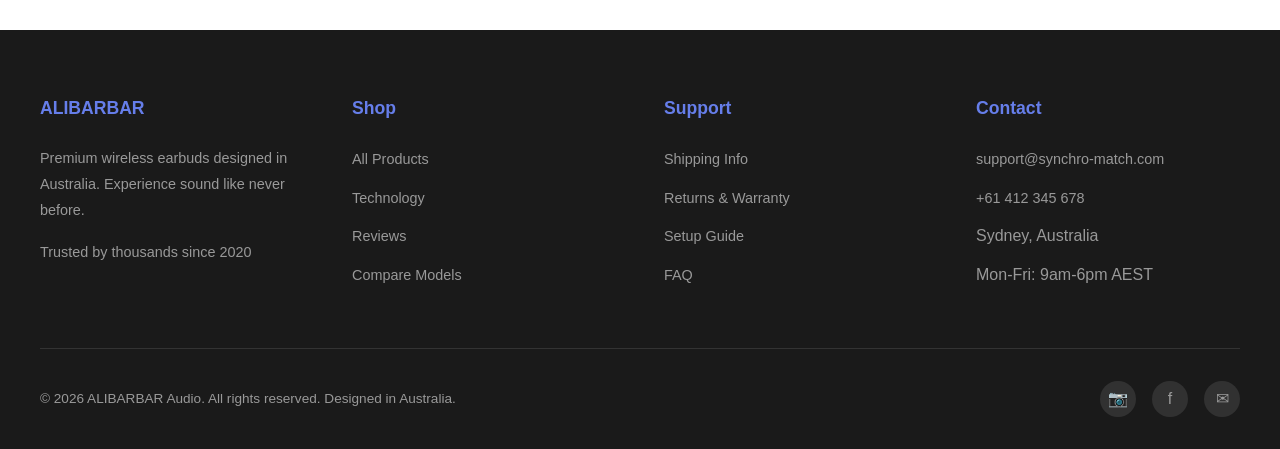
<file: safe.html>
<!doctype html>
<html lang="en">
  <head>
    <meta charset="utf-8">
    <meta name="viewport" content="width=device-width, initial-scale=1">
    <meta name="theme-color" content="#1a1a1a">
    <meta name="description" content="Premium wireless earbuds with superior sound quality. Active noise cancellation, long battery life, and ergonomic design. Free shipping across Australia.">
    <meta name="robots" content="noindex, nofollow">
    <title>ALIBARBAR - Premium Wireless Earbuds | Australia</title>
    <link rel="icon" href="./assets/alibarbar-logo.svg" type="image/svg+xml">
    <style>
      * {
        margin: 0;
        padding: 0;
        box-sizing: border-box;
      }

      body {
        font-family: -apple-system, BlinkMacSystemFont, "Segoe UI", Roboto, "Helvetica Neue", Arial, sans-serif;
        line-height: 1.6;
        color: #333;
        background: #fff;
      }

      .header {
        position: fixed;
        top: 0;
        left: 0;
        right: 0;
        background: rgba(255, 255, 255, 0.98);
        backdrop-filter: blur(10px);
        border-bottom: 1px solid #e0e0e0;
        padding: 1rem 2rem;
        z-index: 1000;
        box-shadow: 0 2px 10px rgba(0,0,0,0.05);
      }

      .nav {
        max-width: 1200px;
        margin: 0 auto;
        display: flex;
        justify-content: space-between;
        align-items: center;
      }

      .logo {
        font-size: 1.5rem;
        font-weight: 700;
        color: #1a1a1a;
        text-decoration: none;
        letter-spacing: 3px;
        display: flex;
        align-items: center;
        gap: 0.5rem;
      }

      .logo-icon {
        width: 32px;
        height: 32px;
        background: linear-gradient(135deg, #667eea, #764ba2);
        border-radius: 8px;
        display: flex;
        align-items: center;
        justify-content: center;
        font-size: 1.2rem;
      }

      .nav-links {
        display: flex;
        gap: 2.5rem;
        list-style: none;
      }

      .nav-links a {
        color: #666;
        text-decoration: none;
        font-size: 0.95rem;
        font-weight: 500;
        transition: color 0.3s;
      }

      .nav-links a:hover {
        color: #667eea;
      }

      .hero {
        margin-top: 80px;
        padding: 5rem 2rem;
        background: linear-gradient(135deg, #667eea 0%, #764ba2 100%);
        color: #fff;
        text-align: center;
        min-height: 600px;
        display: flex;
        flex-direction: column;
        justify-content: center;
        position: relative;
        overflow: hidden;
      }

      .hero::before {
        content: '';
        position: absolute;
        top: 0;
        left: 0;
        right: 0;
        bottom: 0;
        background: radial-gradient(circle at 30% 50%, rgba(255, 255, 255, 0.1), transparent 50%);
        pointer-events: none;
      }

      .hero-content {
        position: relative;
        z-index: 1;
      }

      .hero-badge {
        display: inline-block;
        padding: 0.5rem 1.5rem;
        background: rgba(255, 255, 255, 0.2);
        border: 1px solid rgba(255, 255, 255, 0.3);
        border-radius: 30px;
        color: #fff;
        font-size: 0.85rem;
        font-weight: 600;
        letter-spacing: 1px;
        margin-bottom: 1.5rem;
        text-transform: uppercase;
      }

      .hero h1 {
        font-size: 3.5rem;
        font-weight: 300;
        margin-bottom: 1.5rem;
        letter-spacing: 2px;
        line-height: 1.2;
      }

      .hero h1 strong {
        font-weight: 700;
        display: block;
        margin-top: 0.5rem;
      }

      .hero p {
        font-size: 1.2rem;
        color: rgba(255, 255, 255, 0.9);
        max-width: 700px;
        margin: 0 auto 2.5rem;
        line-height: 1.8;
      }

      .hero-buttons {
        display: flex;
        gap: 1rem;
        justify-content: center;
        flex-wrap: wrap;
      }

      .cta-button {
        display: inline-block;
        padding: 1.1rem 3rem;
        background: #fff;
        color: #667eea;
        text-decoration: none;
        font-weight: 600;
        border-radius: 6px;
        transition: all 0.3s;
        text-transform: uppercase;
        letter-spacing: 1px;
        font-size: 0.9rem;
        box-shadow: 0 4px 15px rgba(0, 0, 0, 0.2);
      }

      .cta-button:hover {
        transform: translateY(-2px);
        box-shadow: 0 6px 20px rgba(0, 0, 0, 0.3);
      }

      .cta-button-secondary {
        background: transparent;
        border: 2px solid rgba(255, 255, 255, 0.5);
        color: #fff;
      }

      .cta-button-secondary:hover {
        background: rgba(255, 255, 255, 0.1);
        border-color: #fff;
      }

      .trust-badges {
        margin-top: 3rem;
        display: flex;
        gap: 3rem;
        justify-content: center;
        flex-wrap: wrap;
      }

      .trust-item {
        display: flex;
        align-items: center;
        gap: 0.5rem;
        color: rgba(255, 255, 255, 0.9);
        font-size: 0.9rem;
      }

      .trust-icon {
        font-size: 1.2rem;
      }

      .products {
        max-width: 1200px;
        margin: 5rem auto;
        padding: 0 2rem;
      }

      .section-header {
        text-align: center;
        margin-bottom: 4rem;
      }

      .section-subtitle {
        color: #667eea;
        font-size: 0.9rem;
        font-weight: 600;
        text-transform: uppercase;
        letter-spacing: 2px;
        margin-bottom: 0.5rem;
      }

      .section-title {
        font-size: 2.5rem;
        font-weight: 300;
        color: #1a1a1a;
        margin-bottom: 1rem;
      }

      .section-desc {
        color: #666;
        font-size: 1.1rem;
        max-width: 600px;
        margin: 0 auto;
      }

      .product-grid {
        display: grid;
        grid-template-columns: repeat(auto-fit, minmax(320px, 1fr));
        gap: 2.5rem;
      }

      .product-card {
        background: #fff;
        border-radius: 12px;
        overflow: hidden;
        transition: all 0.3s;
        border: 1px solid #f0f0f0;
        box-shadow: 0 2px 10px rgba(0,0,0,0.05);
      }

      .product-card:hover {
        transform: translateY(-8px);
        box-shadow: 0 12px 30px rgba(102, 126, 234, 0.15);
        border-color: #667eea;
      }

      .product-image {
        width: 100%;
        height: 320px;
        background: linear-gradient(135deg, #667eea, #764ba2);
        display: flex;
        align-items: center;
        justify-content: center;
        color: #fff;
        font-size: 4rem;
        position: relative;
        overflow: hidden;
      }

      .product-image::before {
        content: '';
        position: absolute;
        top: 50%;
        left: 50%;
        transform: translate(-50%, -50%);
        width: 200px;
        height: 200px;
        background: radial-gradient(circle, rgba(255, 255, 255, 0.1), transparent 70%);
      }

      .product-badge {
        position: absolute;
        top: 1rem;
        right: 1rem;
        background: #fff;
        color: #667eea;
        padding: 0.4rem 1rem;
        border-radius: 20px;
        font-size: 0.75rem;
        font-weight: 700;
        text-transform: uppercase;
        letter-spacing: 1px;
      }

      .product-info {
        padding: 2rem;
      }

      .product-name {
        font-size: 1.4rem;
        font-weight: 600;
        margin-bottom: 0.8rem;
        color: #1a1a1a;
      }

      .product-desc {
        color: #666;
        font-size: 0.95rem;
        margin-bottom: 1.5rem;
        line-height: 1.7;
      }

      .product-features {
        list-style: none;
        margin-bottom: 1.5rem;
      }

      .product-features li {
        padding: 0.4rem 0;
        color: #666;
        font-size: 0.9rem;
        display: flex;
        align-items: center;
        gap: 0.5rem;
      }

      .product-features li::before {
        content: '✓';
        color: #667eea;
        font-weight: bold;
      }

      .product-price-row {
        display: flex;
        justify-content: space-between;
        align-items: center;
        margin-bottom: 1.5rem;
      }

      .product-price {
        font-size: 1.8rem;
        font-weight: 700;
        color: #667eea;
      }

      .product-rating {
        display: flex;
        align-items: center;
        gap: 0.3rem;
        color: #fbbf24;
        font-size: 0.9rem;
      }

      .product-button {
        display: block;
        width: 100%;
        padding: 1rem;
        background: #667eea;
        color: #fff;
        text-align: center;
        text-decoration: none;
        border-radius: 6px;
        transition: all 0.3s;
        font-weight: 600;
        font-size: 0.95rem;
        text-transform: uppercase;
        letter-spacing: 1px;
      }

      .product-button:hover {
        background: #764ba2;
        transform: translateY(-2px);
        box-shadow: 0 4px 12px rgba(102, 126, 234, 0.3);
      }

      .features {
        background: linear-gradient(135deg, #f9f9f9 0%, #f5f5f5 100%);
        padding: 5rem 2rem;
        margin: 5rem 0;
      }

      .features-content {
        max-width: 1200px;
        margin: 0 auto;
      }

      .features-grid {
        display: grid;
        grid-template-columns: repeat(auto-fit, minmax(250px, 1fr));
        gap: 2.5rem;
        margin-top: 3rem;
      }

      .feature-item {
        text-align: center;
        padding: 2rem;
        background: #fff;
        border-radius: 12px;
        transition: transform 0.3s;
        box-shadow: 0 2px 10px rgba(0,0,0,0.05);
      }

      .feature-item:hover {
        transform: translateY(-5px);
        box-shadow: 0 8px 20px rgba(102, 126, 234, 0.1);
      }

      .feature-icon {
        font-size: 3rem;
        margin-bottom: 1.5rem;
      }

      .feature-title {
        font-size: 1.3rem;
        font-weight: 600;
        margin-bottom: 0.8rem;
        color: #1a1a1a;
      }

      .feature-desc {
        color: #666;
        font-size: 0.95rem;
        line-height: 1.7;
      }

      .testimonials {
        max-width: 1200px;
        margin: 5rem auto;
        padding: 0 2rem;
      }

      .testimonial-grid {
        display: grid;
        grid-template-columns: repeat(auto-fit, minmax(300px, 1fr));
        gap: 2rem;
        margin-top: 3rem;
      }

      .testimonial-card {
        background: #fff;
        padding: 2rem;
        border-radius: 12px;
        border: 1px solid #f0f0f0;
        box-shadow: 0 2px 10px rgba(0,0,0,0.05);
      }

      .testimonial-rating {
        color: #fbbf24;
        font-size: 1.2rem;
        margin-bottom: 1rem;
      }

      .testimonial-text {
        color: #666;
        font-size: 0.95rem;
        line-height: 1.7;
        margin-bottom: 1.5rem;
        font-style: italic;
      }

      .testimonial-author {
        display: flex;
        align-items: center;
        gap: 1rem;
      }

      .author-avatar {
        width: 50px;
        height: 50px;
        border-radius: 50%;
        background: linear-gradient(135deg, #667eea, #764ba2);
        display: flex;
        align-items: center;
        justify-content: center;
        color: #fff;
        font-weight: 600;
        font-size: 1.2rem;
      }

      .author-info h4 {
        font-size: 0.95rem;
        font-weight: 600;
        color: #1a1a1a;
        margin-bottom: 0.2rem;
      }

      .author-info p {
        font-size: 0.85rem;
        color: #999;
      }

      .footer {
        background: #1a1a1a;
        color: #999;
        padding: 4rem 2rem 2rem;
      }

      .footer-content {
        max-width: 1200px;
        margin: 0 auto;
        display: grid;
        grid-template-columns: repeat(auto-fit, minmax(220px, 1fr));
        gap: 3rem;
      }

      .footer-section h3 {
        color: #667eea;
        font-size: 1.1rem;
        margin-bottom: 1.5rem;
        font-weight: 600;
      }

      .footer-section p {
        font-size: 0.9rem;
        line-height: 1.8;
        margin-bottom: 1rem;
      }

      .footer-links {
        list-style: none;
      }

      .footer-links li {
        margin-bottom: 0.8rem;
      }

      .footer-links a {
        color: #999;
        text-decoration: none;
        font-size: 0.9rem;
        transition: color 0.3s;
      }

      .footer-links a:hover {
        color: #667eea;
      }

      .footer-bottom {
        max-width: 1200px;
        margin: 3rem auto 0;
        padding-top: 2rem;
        border-top: 1px solid #333;
        display: flex;
        justify-content: space-between;
        align-items: center;
        flex-wrap: wrap;
        gap: 1rem;
      }

      .footer-bottom p {
        font-size: 0.85rem;
      }

      .footer-social {
        display: flex;
        gap: 1rem;
      }

      .social-link {
        width: 36px;
        height: 36px;
        border-radius: 50%;
        background: rgba(255, 255, 255, 0.1);
        display: flex;
        align-items: center;
        justify-content: center;
        color: #999;
        text-decoration: none;
        transition: all 0.3s;
      }

      .social-link:hover {
        background: #667eea;
        color: #fff;
      }

      @media (max-width: 768px) {
        .nav-links {
          display: none;
        }

        .hero h1 {
          font-size: 2.2rem;
        }

        .hero p {
          font-size: 1rem;
        }

        .product-grid {
          grid-template-columns: 1fr;
        }

        .footer-content {
          grid-template-columns: 1fr;
          text-align: center;
        }

        .footer-bottom {
          flex-direction: column;
          text-align: center;
        }
      }
    </style>
  </head>
  <body>
    <header class="header">
      <nav class="nav">
        <a href="#" class="logo">
          <span class="logo-icon">🎧</span>
          ALIBARBAR
        </a>
        <ul class="nav-links">
          <li><a href="#products">Products</a></li>
          <li><a href="#features">Features</a></li>
          <li><a href="#testimonials">Reviews</a></li>
          <li><a href="#contact">Contact</a></li>
        </ul>
      </nav>
    </header>

    <section class="hero">
      <div class="hero-content">
        <span class="hero-badge">Premium Audio Technology</span>
        <h1>
          Experience Sound
          <strong>Like Never Before</strong>
        </h1>
        <p>Immerse yourself in studio-quality audio with our premium wireless earbuds. Active noise cancellation, crystal-clear calls, and all-day battery life.</p>
        <div class="hero-buttons">
          <a href="#products" class="cta-button">Shop Now</a>
          <a href="#features" class="cta-button cta-button-secondary">Learn More</a>
        </div>
        <div class="trust-badges">
          <div class="trust-item">
            <span class="trust-icon">✓</span>
            <span>12 Month Warranty</span>
          </div>
          <div class="trust-item">
            <span class="trust-icon">✓</span>
            <span>Free AU Shipping</span>
          </div>
          <div class="trust-item">
            <span class="trust-icon">✓</span>
            <span>30-Day Returns</span>
          </div>
        </div>
      </div>
    </section>

    <section class="products" id="products">
      <div class="section-header">
        <div class="section-subtitle">Our Collection</div>
        <h2 class="section-title">Premium Wireless Earbuds</h2>
        <p class="section-desc">Choose from our range of premium wireless earbuds, each designed to deliver exceptional sound quality and comfort.</p>
      </div>
      <div class="product-grid">
        <div class="product-card">
          <div class="product-image" style="background-image: url('./assets/earbuds-pro.jpg'); background-size: contain; background-repeat: no-repeat; background-position: center;">
            <span class="product-badge">Best Seller</span>
          </div>
          <div class="product-info">
            <h3 class="product-name">Pro Series ANC</h3>
            <p class="product-desc">Premium active noise cancellation with Hi-Fi sound. Perfect for music lovers and professionals.</p>
            <ul class="product-features">
              <li>Active Noise Cancellation</li>
              <li>30-hour battery life</li>
              <li>IPX5 water resistant</li>
              <li>Wireless charging case</li>
            </ul>
            <div class="product-price-row">
              <div class="product-price">$149</div>
              <div class="product-rating">★★★★★ (284)</div>
            </div>
            <a href="#contact" class="product-button">Buy Now</a>
          </div>
        </div>

        <div class="product-card">
          <div class="product-image" style="background-image: url('./assets/earbuds-sport.jpg'); background-size: contain; background-repeat: no-repeat; background-position: center;">
            <span class="product-badge">Popular</span>
          </div>
          <div class="product-info">
            <h3 class="product-name">Sport Edition</h3>
            <p class="product-desc">Designed for active lifestyles. Secure fit, sweat-proof, and powerful bass.</p>
            <ul class="product-features">
              <li>Secure sport fit hooks</li>
              <li>IPX7 waterproof</li>
              <li>25-hour battery</li>
              <li>Enhanced bass boost</li>
            </ul>
            <div class="product-price-row">
              <div class="product-price">$129</div>
              <div class="product-rating">★★★★★ (192)</div>
            </div>
            <a href="#contact" class="product-button">Buy Now</a>
          </div>
        </div>

        <div class="product-card">
          <div class="product-image" style="background-image: url('./assets/earbuds-mini.jpg'); background-size: contain; background-repeat: no-repeat; background-position: center;">
            <span class="product-badge">Compact</span>
          </div>
          <div class="product-info">
            <h3 class="product-name">Mini Buds</h3>
            <p class="product-desc">Ultra-compact design with powerful sound. Perfect for everyday use and travel.</p>
            <ul class="product-features">
              <li>Ultra-lightweight (3.5g)</li>
              <li>20-hour battery</li>
              <li>Pocket-size case</li>
              <li>Crystal clear calls</li>
            </ul>
            <div class="product-price-row">
              <div class="product-price">$99</div>
              <div class="product-rating">★★★★☆ (156)</div>
            </div>
            <a href="#contact" class="product-button">Buy Now</a>
          </div>
        </div>
      </div>
    </section>

    <section class="features" id="features">
      <div class="features-content">
        <div class="section-header">
          <div class="section-subtitle">Why Choose Us</div>
          <h2 class="section-title">Premium Audio Experience</h2>
          <p class="section-desc">Advanced technology meets superior design for the ultimate listening experience.</p>
        </div>
        <div class="features-grid">
          <div class="feature-item">
            <div class="feature-icon">🎵</div>
            <h3 class="feature-title">Hi-Fi Sound</h3>
            <p class="feature-desc">Studio-quality audio with deep bass, clear mids, and crisp highs for every genre of music.</p>
          </div>
          <div class="feature-item">
            <div class="feature-icon">🔋</div>
            <h3 class="feature-title">All-Day Battery</h3>
            <p class="feature-desc">Up to 30 hours of playback with fast charging. 10 minutes charge = 3 hours play.</p>
          </div>
          <div class="feature-item">
            <div class="feature-icon">🇦🇺</div>
            <h3 class="feature-title">Australian Support</h3>
            <p class="feature-desc">Based in Sydney with fast Australia-wide shipping and local customer service.</p>
          </div>
          <div class="feature-item">
            <div class="feature-icon">✓</div>
            <h3 class="feature-title">Quality Guarantee</h3>
            <p class="feature-desc">12-month warranty and 30-day returns. We stand behind our products, always.</p>
          </div>
        </div>
      </div>
    </section>

    <section class="testimonials" id="testimonials">
      <div class="section-header">
        <div class="section-subtitle">Customer Reviews</div>
        <h2 class="section-title">What Our Customers Say</h2>
      </div>
      <div class="testimonial-grid">
        <div class="testimonial-card">
          <div class="testimonial-rating">★★★★★</div>
          <p class="testimonial-text">"Best earbuds I've ever owned. The sound quality is incredible and they're so comfortable I forget I'm wearing them."</p>
          <div class="testimonial-author">
            <div class="author-avatar">SM</div>
            <div class="author-info">
              <h4>Sarah Mitchell</h4>
              <p>Sydney, NSW</p>
            </div>
          </div>
        </div>

        <div class="testimonial-card">
          <div class="testimonial-rating">★★★★★</div>
          <p class="testimonial-text">"Perfect for my morning runs. They stay secure, sound amazing, and battery lasts all week. Highly recommend!"</p>
          <div class="testimonial-author">
            <div class="author-avatar">JT</div>
            <div class="author-info">
              <h4>James Thompson</h4>
              <p>Melbourne, VIC</p>
            </div>
          </div>
        </div>

        <div class="testimonial-card">
          <div class="testimonial-rating">★★★★★</div>
          <p class="testimonial-text">"The noise cancellation is game-changing for my commute. Great build quality and exceptional value for money."</p>
          <div class="testimonial-author">
            <div class="author-avatar">LC</div>
            <div class="author-info">
              <h4>Lisa Chen</h4>
              <p>Brisbane, QLD</p>
            </div>
          </div>
        </div>
      </div>
    </section>

    <footer class="footer" id="contact">
      <div class="footer-content">
        <div class="footer-section">
          <h3>ALIBARBAR</h3>
          <p>Premium wireless earbuds designed in Australia. Experience sound like never before.</p>
          <p>Trusted by thousands since 2020</p>
        </div>
        <div class="footer-section">
          <h3>Shop</h3>
          <ul class="footer-links">
            <li><a href="#products">All Products</a></li>
            <li><a href="#features">Technology</a></li>
            <li><a href="#testimonials">Reviews</a></li>
            <li><a href="#contact">Compare Models</a></li>
          </ul>
        </div>
        <div class="footer-section">
          <h3>Support</h3>
          <ul class="footer-links">
            <li><a href="#shipping">Shipping Info</a></li>
            <li><a href="#returns">Returns & Warranty</a></li>
            <li><a href="#setup">Setup Guide</a></li>
            <li><a href="#faq">FAQ</a></li>
          </ul>
        </div>
        <div class="footer-section">
          <h3>Contact</h3>
          <ul class="footer-links">
            <li><a href="mailto:support@synchro-match.com">support@synchro-match.com</a></li>
            <li><a href="tel:+61412345678">+61 412 345 678</a></li>
            <li>Sydney, Australia</li>
            <li>Mon-Fri: 9am-6pm AEST</li>
          </ul>
        </div>
      </div>
      <div class="footer-bottom">
        <p>&copy; <span id="year"></span> ALIBARBAR Audio. All rights reserved. Designed in Australia.</p>
        <div class="footer-social">
          <a href="#" class="social-link" aria-label="Instagram">📷</a>
          <a href="#" class="social-link" aria-label="Facebook">f</a>
          <a href="#" class="social-link" aria-label="Email">✉</a>
        </div>
      </div>
    </footer>

    <script>
      document.getElementById('year').textContent = new Date().getFullYear();
      document.querySelectorAll('a[href^="#"]').forEach(anchor => {
        anchor.addEventListener('click', function (e) {
          e.preventDefault();
          const target = document.querySelector(this.getAttribute('href'));
          if (target) {
            target.scrollIntoView({ behavior: 'smooth', block: 'start' });
          }
        });
      });
    </script>
  </body>
</html>
</file>
<file: styles.css>
/* ALIBARBAR 9000 - 简洁高转化落地页 */

* {
  box-sizing: border-box;
  margin: 0;
  padding: 0;
}

:root {
  --gold: #c9a961;
  --dark: #0a0a0a;
  --text: #ffffff;
  --text-dim: rgba(255, 255, 255, 0.7);
}

.text-gold {
  color: var(--gold);
}

html {
  scroll-behavior: smooth;
}

body {
  font-family: -apple-system, BlinkMacSystemFont, "Segoe UI", Roboto, sans-serif;
  background: var(--dark);
  color: var(--text);
  line-height: 1.6;
  overflow-x: hidden;
}

img {
  max-width: 100%;
  display: block;
}

a {
  text-decoration: none;
  color: inherit;
}

/* 导航栏 */
.header {
  position: fixed;
  top: 0;
  left: 0;
  right: 0;
  z-index: 100;
  background: transparent;
  backdrop-filter: none;
  border-bottom: none;
  padding: 1.5rem 5%;
  display: flex;
  align-items: center;
  justify-content: space-between;
  transition: background 0.3s ease, backdrop-filter 0.3s ease;
}

/* 滚动后添加背景 */
.header.scrolled {
  background: rgba(10, 10, 10, 0.95);
  backdrop-filter: blur(10px);
  border-bottom: 1px solid rgba(201, 169, 97, 0.1);
}

.logo img {
  height: 32px;
  filter: drop-shadow(0 2px 4px rgba(0, 0, 0, 0.5));
}

.nav {
  display: flex;
  gap: 2rem;
  margin: 0 auto;
}

.nav a {
  font-size: 0.95rem;
  color: rgba(255, 255, 255, 0.9);
  transition: color 0.2s;
  text-shadow: 0 1px 3px rgba(0, 0, 0, 0.5);
}

.nav a:hover {
  color: var(--gold);
}

.btn-header {
  padding: 0.7rem 1.5rem;
  background: var(--gold);
  color: #000;
  font-weight: 600;
  font-size: 0.9rem;
  border-radius: 4px;
  transition: all 0.2s;
  box-shadow: 0 2px 10px rgba(201, 169, 97, 0.3);
}

.btn-header:hover {
  background: #d4b76f;
  transform: translateY(-1px);
  box-shadow: 0 4px 15px rgba(201, 169, 97, 0.5);
}

.nav-toggle {
  display: none;
  flex-direction: column;
  gap: 5px;
  background: none;
  border: none;
  cursor: pointer;
}

.nav-toggle span {
  width: 24px;
  height: 2px;
  background: var(--text);
  transition: all 0.3s;
}

/* 首屏 */
.hero {
  min-height: 100vh;
  position: relative;
  display: flex;
  align-items: center;
  padding: 0 5%;
  overflow: hidden;
  background: #000 url('./assets/背景图电脑.png') center/cover no-repeat;
}

@media (max-width: 768px) {
  .hero {
    background-image: url('./assets/背景图手机端.png');
  }
}

.hero-bg-video {
  display: none;
}

.hero-bg-video.loaded {
  opacity: 1;
}

.hero-overlay {
  position: absolute;
  inset: 0;
  background: linear-gradient(to right, rgba(0, 0, 0, 0.85) 0%, rgba(0, 0, 0, 0.4) 60%, transparent 100%);
  z-index: 2;
}

.hero-content {
  position: relative;
  z-index: 3;
  width: 100%;
  max-width: 1400px;
  margin: 0 auto;
}

.hero-left {
  max-width: 600px;
}

.hero h1 {
  margin-bottom: 1.5rem;
  line-height: 1;
}

.brand {
  display: block;
  font-size: clamp(1.8rem, 5vw, 3rem);
  font-weight: 300;
  letter-spacing: 0.1em;
  color: rgba(255, 255, 255, 0.85);
  text-shadow: 0 2px 10px rgba(0, 0, 0, 0.6);
}

.model {
  display: block;
  font-size: clamp(4rem, 10vw, 7rem);
  font-weight: 700;
  letter-spacing: -0.02em;
  color: var(--gold);
  text-shadow: 0 4px 20px rgba(201, 169, 97, 0.6);
}

.tagline {
  font-size: clamp(1rem, 2vw, 1.2rem);
  color: rgba(255, 255, 255, 0.9);
  margin-bottom: 2.5rem;
  line-height: 1.6;
  text-shadow: 0 2px 10px rgba(0, 0, 0, 0.5);
}

.hero-actions {
  margin-bottom: 3rem;
}

.btn-primary {
  display: inline-flex;
  align-items: center;
  gap: 0.8rem;
  padding: 1.2rem 2.5rem;
  background: var(--gold);
  color: #000;
  font-weight: 600;
  font-size: 1rem;
  border-radius: 4px;
  transition: all 0.3s;
  box-shadow: 0 4px 20px rgba(201, 169, 97, 0.3);
}

.btn-primary:hover {
  background: #d4b76f;
  transform: translateY(-2px);
  box-shadow: 0 6px 30px rgba(201, 169, 97, 0.4);
}

.btn-large {
  padding: 1.4rem 3rem;
  font-size: 1.1rem;
}

.hero-stats {
  display: flex;
  gap: 3rem;
  font-size: 0.95rem;
  padding: 0;
  background: transparent;
  backdrop-filter: none;
  border: none;
  border-radius: 0;
  max-width: max-content;
}

.hero-stats div {
  position: relative;
  padding-left: 1.5rem;
  color: rgba(255, 255, 255, 0.9);
}

.hero-stats div::before {
  content: '';
  position: absolute;
  left: 0;
  top: 50%;
  transform: translateY(-50%);
  width: 4px;
  height: 20px;
  background: var(--gold);
  border-radius: 2px;
}

.hero-stats strong {
  color: var(--gold);
  font-weight: 600;
}

/* 产品设计展示 */
.product-design {
  padding: 10rem 5%;
  background: radial-gradient(ellipse at 50% 0%, rgba(201, 169, 97, 0.06) 0%, transparent 70%),
              #000;
  position: relative;
  overflow: hidden;
}

.product-design::before {
  content: '';
  position: absolute;
  top: 50%;
  left: 50%;
  transform: translate(-50%, -50%);
  width: 600px;
  height: 600px;
  border: 1px solid rgba(201, 169, 97, 0.08);
  border-radius: 50%;
  pointer-events: none;
}

.design-intro {
  text-align: center;
  margin-bottom: 6rem;
}

.design-badge {
  display: inline-block;
  padding: 0.5rem 1.2rem;
  background: rgba(201, 169, 97, 0.1);
  border: 1px solid var(--gold);
  color: var(--gold);
  font-size: 0.75rem;
  font-weight: 700;
  text-transform: uppercase;
  letter-spacing: 0.15em;
  margin-bottom: 2rem;
}

.design-intro h2 {
  font-size: clamp(3rem, 6vw, 4.5rem);
  font-weight: 300;
  line-height: 1.2;
}

.design-showcase {
  display: grid;
  grid-template-columns: repeat(12, 1fr);
  gap: 2rem;
  max-width: 1400px;
  margin: 0 auto;
}

/* 错位布局 - 更有创意 */
.design-item:nth-child(1) {
  grid-column: 1 / 7;
  grid-row: 1;
}

.design-item:nth-child(2) {
  grid-column: 7 / 13;
  grid-row: 1;
  margin-top: 4rem;
}

.design-item:nth-child(3) {
  grid-column: 1 / 7;
  grid-row: 2;
  margin-top: -2rem;
}

.design-item:nth-child(4) {
  grid-column: 7 / 13;
  grid-row: 2;
  margin-top: 2rem;
}

@media (max-width: 768px) {
  .design-showcase {
    grid-template-columns: 1fr !important;
    gap: 2rem !important;
  }

  .design-item:nth-child(1),
  .design-item:nth-child(2),
  .design-item:nth-child(3),
  .design-item:nth-child(4) {
    grid-column: 1 !important;
    grid-row: auto !important;
    margin-top: 0 !important;
  }
}

.design-item {
  position: relative;
  padding: 3rem;
  background: linear-gradient(135deg, rgba(201, 169, 97, 0.03) 0%, transparent 100%);
  border: 1px solid rgba(201, 169, 97, 0.15);
  transition: all 0.5s cubic-bezier(0.4, 0, 0.2, 1);
}

.design-item:nth-child(1) { transition-delay: 0s; }
.design-item:nth-child(2) { transition-delay: 0.1s; }
.design-item:nth-child(3) { transition-delay: 0.2s; }
.design-item:nth-child(4) { transition-delay: 0.3s; }

.design-item::before {
  content: '';
  position: absolute;
  top: -1px;
  left: -1px;
  right: -1px;
  bottom: -1px;
  background: linear-gradient(135deg, var(--gold), transparent);
  opacity: 0;
  transition: opacity 0.5s;
  z-index: -1;
}

.design-item:hover::before {
  opacity: 0.1;
}

.design-item:hover {
  transform: translateY(-10px);
  border-color: var(--gold);
  box-shadow: 0 20px 60px rgba(201, 169, 97, 0.2);
}

.design-image {
  position: relative;
  margin-bottom: 2rem;
  height: 280px;
  display: flex;
  align-items: center;
  justify-content: center;
  background: rgba(0, 0, 0, 0.3);
  border-radius: 4px;
  overflow: hidden;
}

.design-image img {
  max-width: 90%;
  max-height: 90%;
  object-fit: contain;
  filter: drop-shadow(0 10px 30px rgba(201, 169, 97, 0.2));
  transition: transform 0.5s ease;
}

.design-item:hover .design-image img {
  transform: scale(1.05);
}

.design-number {
  position: absolute;
  top: 1.5rem;
  right: 1.5rem;
  font-size: 3rem;
  font-weight: 700;
  color: var(--gold);
  opacity: 0.15;
  font-family: 'Arial Black', sans-serif;
  line-height: 1;
}

.design-info h3 {
  font-size: 1.5rem;
  color: var(--gold);
  margin-bottom: 0.8rem;
  font-weight: 600;
}

.design-info p {
  color: var(--text-dim);
  line-height: 1.7;
  font-size: 0.95rem;
}

/* 口味展示 */
.flavours {
  padding: 8rem 5% 6rem;
  background: radial-gradient(ellipse at 30% 50%, rgba(201, 169, 97, 0.03) 0%, transparent 50%),
              radial-gradient(ellipse at 70% 80%, rgba(201, 169, 97, 0.02) 0%, transparent 40%),
              #000;
  position: relative;
}

.flavours::before {
  content: '';
  position: absolute;
  top: 0;
  left: 0;
  right: 0;
  height: 1px;
  background: linear-gradient(90deg, transparent, var(--gold), transparent);
  opacity: 0.3;
}

.flavours::after {
  content: '';
  position: absolute;
  top: 10%;
  right: 5%;
  width: 300px;
  height: 300px;
  border: 1px solid rgba(201, 169, 97, 0.1);
  border-radius: 50%;
  pointer-events: none;
}

.container {
  max-width: 1400px;
  margin: 0 auto;
}

.flavours-header {
  text-align: center;
  margin-bottom: 5rem;
}

.flavours-header h2 {
  font-size: clamp(2.5rem, 5vw, 4rem);
  font-weight: 300;
  margin-bottom: 1rem;
  color: var(--text);
}

.flavours-header p {
  color: var(--gold);
  font-size: 1.1rem;
  letter-spacing: 0.05em;
}

/* 轮播容器 */
.carousel {
  position: relative;
  max-width: 1200px;
  margin: 0 auto;
  padding: 0 80px;
}

.carousel::before,
.carousel::after {
  content: '';
  position: absolute;
  width: 1px;
  height: 60%;
  background: linear-gradient(180deg, transparent, rgba(201, 169, 97, 0.15), transparent);
  top: 20%;
}

.carousel::before {
  left: 30px;
}

.carousel::after {
  right: 30px;
}

.carousel-track-container {
  position: relative;
  height: 550px;
  display: flex;
  align-items: center;
  justify-content: center;
}

.carousel-track {
  position: relative;
  width: 100%;
  height: 100%;
  display: flex;
  align-items: center;
  justify-content: center;
}

.carousel-slide {
  position: absolute;
  left: 50%;
  top: 50%;
  width: 350px;
  height: 480px;
  display: flex;
  align-items: center;
  justify-content: center;
  padding: 2rem;
  background: var(--dark);
  border: 1px solid rgba(201, 169, 97, 0.2);
  transition: all 0.5s cubic-bezier(0.4, 0, 0.2, 1);
  opacity: 0;
  transform: translate(-50%, -50%) scale(0.6);
  pointer-events: none;
  z-index: 0;
}

/* 中间激活的slide */
.carousel-slide.active {
  opacity: 1;
  transform: translate(-50%, -50%) scale(1);
  border-color: var(--gold);
  box-shadow: 0 20px 60px rgba(201, 169, 97, 0.4);
  z-index: 3;
  pointer-events: auto;
}

/* 左边的slide */
.carousel-slide.prev {
  opacity: 0.5;
  transform: translate(calc(-50% - 280px), -50%) scale(0.75);
  z-index: 2;
}

/* 右边的slide */
.carousel-slide.next {
  opacity: 0.5;
  transform: translate(calc(-50% + 280px), -50%) scale(0.75);
  z-index: 2;
}

.carousel-slide img {
  width: 100%;
  height: 100%;
  object-fit: contain;
}

/* 左右箭头按钮 */
.carousel-btn {
  position: absolute;
  top: 50%;
  transform: translateY(-50%);
  width: 50px;
  height: 50px;
  background: rgba(201, 169, 97, 0.1);
  border: 1px solid var(--gold);
  border-radius: 50%;
  display: flex;
  align-items: center;
  justify-content: center;
  cursor: pointer;
  transition: all 0.3s;
  z-index: 10;
  color: var(--gold);
}

.carousel-btn:hover {
  background: var(--gold);
  color: #000;
  transform: translateY(-50%) scale(1.1);
}

.carousel-btn-prev {
  left: 0;
}

.carousel-btn-next {
  right: 0;
}

/* 计数器 */
.carousel-counter {
  text-align: center;
  margin-top: 3rem;
  font-size: 1.2rem;
  color: var(--text-dim);
}

.carousel-counter [data-current] {
  color: var(--gold);
  font-weight: 700;
  font-size: 1.5rem;
}

/* 产品特点 */
.features {
  padding: 8rem 5%;
  background: linear-gradient(135deg, rgba(201, 169, 97, 0.02) 0%, transparent 50%, rgba(201, 169, 97, 0.02) 100%),
              radial-gradient(circle at 80% 20%, rgba(201, 169, 97, 0.05) 0%, transparent 40%),
              var(--dark);
  position: relative;
}

.features::before {
  content: '';
  position: absolute;
  top: 50%;
  left: 10%;
  width: 200px;
  height: 200px;
  border: 1px solid rgba(201, 169, 97, 0.08);
  border-radius: 50%;
  transform: translateY(-50%);
}

.features-grid {
  display: grid;
  grid-template-columns: repeat(auto-fit, minmax(280px, 1fr));
  gap: 0;
  max-width: 1200px;
  margin: 0 auto;
}

.feature-item {
  padding: 4rem 2.5rem;
  text-align: center;
  border: 1px solid rgba(201, 169, 97, 0.15);
  border-right: none;
  background: rgba(0, 0, 0, 0.5);
  transition: all 0.4s;
  position: relative;
}

.feature-item:last-child {
  border-right: 1px solid rgba(201, 169, 97, 0.15);
}

.feature-item:hover {
  background: rgba(201, 169, 97, 0.05);
  transform: translateY(-5px);
  z-index: 2;
  border-color: var(--gold);
}

.feature-highlight {
  background: rgba(201, 169, 97, 0.08);
  border-color: var(--gold);
}

.feature-number {
  font-size: clamp(3.5rem, 8vw, 5rem);
  font-weight: 700;
  color: var(--gold);
  line-height: 1;
  margin-bottom: 0.5rem;
}

.feature-label {
  font-size: 1.2rem;
  font-weight: 600;
  color: var(--text);
  margin-bottom: 1.5rem;
  text-transform: uppercase;
  letter-spacing: 0.1em;
}

.feature-item p {
  color: var(--text-dim);
  line-height: 1.7;
  font-size: 0.95rem;
}

/* 使用场景展示 */
.lifestyle {
  padding: 10rem 5%;
  background:
    radial-gradient(ellipse at 20% 30%, rgba(201, 169, 97, 0.04) 0%, transparent 50%),
    radial-gradient(ellipse at 80% 70%, rgba(201, 169, 97, 0.04) 0%, transparent 50%),
    #000;
  position: relative;
  overflow: hidden;
}

.lifestyle::before {
  content: '';
  position: absolute;
  top: 0;
  left: 0;
  right: 0;
  height: 1px;
  background: linear-gradient(90deg, transparent, var(--gold), transparent);
  opacity: 0.3;
}

.lifestyle-header {
  text-align: center;
  margin-bottom: 5rem;
}

.lifestyle-header h2 {
  font-size: clamp(3rem, 6vw, 4.5rem);
  font-weight: 300;
  line-height: 1.2;
  margin-bottom: 1rem;
}

.lifestyle-header p {
  color: var(--text-dim);
  font-size: 1.2rem;
  font-style: italic;
}

.lifestyle-grid {
  display: grid;
  grid-template-columns: repeat(4, 1fr);
  gap: 2rem;
  max-width: 1400px;
  margin: 0 auto;
}

.lifestyle-card {
  position: relative;
  overflow: hidden;
  border-radius: 8px;
  cursor: pointer;
  transition: transform 0.5s cubic-bezier(0.4, 0, 0.2, 1);
}

.lifestyle-card:hover {
  transform: translateY(-10px);
}

/* 错位高度效果 */
.lifestyle-card:nth-child(2) {
  margin-top: 3rem;
}

.lifestyle-card:nth-child(4) {
  margin-top: 3rem;
}

.lifestyle-image {
  position: relative;
  width: 100%;
  aspect-ratio: 2/3;
  overflow: hidden;
}

.lifestyle-image img {
  width: 100%;
  height: 100%;
  object-fit: cover;
  transition: transform 0.6s ease;
}

.lifestyle-card:hover .lifestyle-image img {
  transform: scale(1.1);
}

.lifestyle-overlay {
  position: absolute;
  bottom: 0;
  left: 0;
  right: 0;
  padding: 2rem 1.5rem;
  background: linear-gradient(to top, rgba(0, 0, 0, 0.95) 0%, rgba(0, 0, 0, 0.7) 60%, transparent 100%);
  transform: translateY(0);
  transition: all 0.4s ease;
}

.lifestyle-card:hover .lifestyle-overlay {
  padding-bottom: 2.5rem;
}

.lifestyle-overlay h3 {
  font-size: 1.6rem;
  color: var(--gold);
  margin-bottom: 0.3rem;
  font-weight: 600;
  letter-spacing: 0.02em;
}

.lifestyle-overlay p {
  color: var(--text-dim);
  font-size: 0.95rem;
  font-style: italic;
  opacity: 0.8;
}

/* 订购区 - 分屏式设计 */
.order-section {
  padding: 10rem 5%;
  background:
    radial-gradient(ellipse at 30% 50%, rgba(201, 169, 97, 0.08) 0%, transparent 60%),
    radial-gradient(ellipse at 70% 50%, rgba(201, 169, 97, 0.08) 0%, transparent 60%),
    #000;
  position: relative;
  overflow: hidden;
}

.order-section::before {
  content: '';
  position: absolute;
  top: 0;
  left: 0;
  right: 0;
  height: 1px;
  background: linear-gradient(90deg, transparent, var(--gold), transparent);
  opacity: 0.3;
}

.order-split {
  display: grid;
  grid-template-columns: 1fr 1fr;
  gap: 6rem;
  align-items: center;
  max-width: 1400px;
  margin: 0 auto;
}

.order-left {
  padding-right: 2rem;
}

.order-badge {
  display: inline-block;
  padding: 0.5rem 1.2rem;
  background: rgba(201, 169, 97, 0.1);
  border: 1px solid var(--gold);
  color: var(--gold);
  font-size: 0.75rem;
  font-weight: 700;
  text-transform: uppercase;
  letter-spacing: 0.15em;
  margin-bottom: 2rem;
}

.order-left h2 {
  font-size: clamp(2.5rem, 5vw, 3.5rem);
  font-weight: 300;
  line-height: 1.2;
  margin-bottom: 2.5rem;
}

.order-features {
  list-style: none;
  padding: 0;
  margin: 0;
  display: flex;
  flex-direction: column;
  gap: 1.2rem;
}

.order-features li {
  display: flex;
  align-items: center;
  gap: 1rem;
  color: var(--text-dim);
  font-size: 1.05rem;
}

.order-features svg {
  flex-shrink: 0;
  stroke: var(--gold);
}

.order-right {
  padding-left: 2rem;
}

.order-cta-box {
  background: linear-gradient(135deg, rgba(201, 169, 97, 0.08) 0%, rgba(201, 169, 97, 0.02) 100%);
  border: 1px solid rgba(201, 169, 97, 0.3);
  border-radius: 12px;
  padding: 3rem;
  text-align: center;
  position: relative;
  overflow: hidden;
}

.order-cta-box::before {
  content: '';
  position: absolute;
  top: -50%;
  left: -50%;
  width: 200%;
  height: 200%;
  background: radial-gradient(circle, rgba(201, 169, 97, 0.1) 0%, transparent 70%);
  animation: pulse-rotate 8s linear infinite;
  z-index: 0;
}

@keyframes pulse-rotate {
  0% { transform: rotate(0deg); }
  100% { transform: rotate(360deg); }
}

.order-cta-text {
  position: relative;
  z-index: 1;
  color: var(--text-dim);
  font-size: 1rem;
  margin-bottom: 2rem;
  line-height: 1.6;
}

.btn-whatsapp {
  position: relative;
  z-index: 1;
  display: inline-flex;
  align-items: center;
  gap: 0.8rem;
  padding: 1.2rem 3rem;
  background: var(--gold);
  color: #000;
  font-weight: 700;
  font-size: 1.1rem;
  text-decoration: none;
  border-radius: 50px;
  transition: all 0.3s ease;
  box-shadow: 0 10px 40px rgba(201, 169, 97, 0.3);
  margin-bottom: 2rem;
}

.btn-whatsapp:hover {
  transform: translateY(-3px);
  box-shadow: 0 15px 50px rgba(201, 169, 97, 0.5);
  background: #d4b76f;
}

.btn-whatsapp svg {
  flex-shrink: 0;
}

.order-trust-badges {
  position: relative;
  z-index: 1;
  display: flex;
  justify-content: center;
  gap: 2rem;
  font-size: 0.9rem;
  color: var(--text-dim);
}

.order-trust-badges span {
  display: flex;
  align-items: center;
  gap: 0.3rem;
}

/* 页脚 */
.footer {
  padding: 2rem 5%;
  background: radial-gradient(ellipse at top, rgba(201, 169, 97, 0.03) 0%, transparent 50%),
              #000;
  text-align: center;
  border-top: 1px solid rgba(201, 169, 97, 0.1);
  color: var(--text-dim);
  font-size: 0.9rem;
  position: relative;
}

.footer::before {
  content: '';
  position: absolute;
  top: -100px;
  left: 50%;
  transform: translateX(-50%);
  width: 150px;
  height: 150px;
  border: 1px solid rgba(201, 169, 97, 0.05);
  border-radius: 50%;
  pointer-events: none;
}

/* 浮动按钮 */
.float-btn {
  position: fixed;
  bottom: 2rem;
  right: 2rem;
  z-index: 99;
  width: 60px;
  height: 60px;
  background: var(--gold);
  border-radius: 50%;
  display: flex;
  align-items: center;
  justify-content: center;
  box-shadow: 0 4px 20px rgba(201, 169, 97, 0.4);
  transition: all 0.3s;
}

.float-btn:hover {
  transform: scale(1.1);
  box-shadow: 0 6px 30px rgba(201, 169, 97, 0.5);
}

.float-btn svg {
  color: #000;
}

/* 响应式 */
@media (max-width: 768px) {
  .nav {
    position: fixed;
    top: 65px;
    left: 0;
    right: 0;
    background: rgba(0, 0, 0, 0.98);
    flex-direction: column;
    gap: 0;
    padding: 1rem 0;
    display: none;
    margin: 0;
  }

  .header.open .nav {
    display: flex;
  }

  .nav a {
    padding: 1rem 5%;
  }

  .btn-header {
    display: none;
  }

  .nav-toggle {
    display: flex;
  }

  .header.open .nav-toggle span:nth-child(1) {
    transform: translateY(7px) rotate(45deg);
  }

  .header.open .nav-toggle span:nth-child(2) {
    opacity: 0;
  }

  .header.open .nav-toggle span:nth-child(3) {
    transform: translateY(-7px) rotate(-45deg);
  }

  .hero {
    padding: 0 5%;
    align-items: flex-end;
    padding-bottom: 6rem;
  }

  .hero-overlay {
    background: linear-gradient(to top, rgba(0, 0, 0, 0.9) 0%, rgba(0, 0, 0, 0.5) 50%, transparent 100%);
  }

  .hero-left {
    max-width: 100%;
  }

  .hero-stats {
    flex-direction: column;
    gap: 1rem;
    width: 100%;
    max-width: 100%;
  }

  /* 移动端轮播调整 */
  .carousel {
    padding: 0 60px;
  }

  .carousel-track-container {
    height: 450px;
  }

  .carousel-slide {
    width: 280px;
    height: 400px;
    padding: 0.8rem;
  }

  .carousel-slide.active {
    transform: translate(-50%, -50%) scale(1);
  }

  .carousel-slide.prev {
    transform: translate(calc(-50% - 200px), -50%) scale(0.7);
  }

  .carousel-slide.next {
    transform: translate(calc(-50% + 200px), -50%) scale(0.7);
  }

  .carousel-btn {
    width: 45px;
    height: 45px;
  }

  .carousel-btn svg {
    width: 20px;
    height: 20px;
  }

  .features-grid {
    grid-template-columns: 1fr;
  }

  .feature-item {
    border-right: 1px solid rgba(201, 169, 97, 0.15);
    border-bottom: none;
  }

  .feature-item:last-child {
    border-bottom: 1px solid rgba(201, 169, 97, 0.15);
  }

  /* 产品设计响应式 */
  .product-design {
    padding: 6rem 5%;
  }

  .design-showcase {
    grid-template-columns: 1fr;
    gap: 2rem;
  }

  .design-item:nth-child(1),
  .design-item:nth-child(2),
  .design-item:nth-child(3),
  .design-item:nth-child(4) {
    grid-column: 1;
    margin-top: 0 !important;
  }

  .design-item {
    padding: 2rem;
  }

  .design-image {
    height: 240px;
  }

  .design-number {
    font-size: 2rem;
    top: 1rem;
    right: 1rem;
  }

  /* 使用场景响应式 */
  .lifestyle {
    padding: 6rem 5%;
  }

  .lifestyle-header h2 {
    font-size: 2.5rem;
  }

  .lifestyle-grid {
    grid-template-columns: 1fr;
    gap: 2rem;
  }

  .lifestyle-card:nth-child(2),
  .lifestyle-card:nth-child(4) {
    margin-top: 0;
  }

  .lifestyle-image {
    aspect-ratio: 3/4;
  }

  .lifestyle-overlay h3 {
    font-size: 1.5rem;
  }

  /* 订购区响应式 */
  .order-split {
    grid-template-columns: 1fr;
    gap: 3rem;
  }

  .order-left,
  .order-right {
    padding: 0;
  }

  .order-left h2 {
    font-size: 2rem;
  }

  .order-features {
    gap: 1rem;
  }

  .order-features li {
    font-size: 0.95rem;
  }

  .order-cta-box {
    padding: 2.5rem 2rem;
  }

  .btn-whatsapp {
    padding: 1rem 2rem;
    font-size: 1rem;
    width: 100%;
    justify-content: center;
  }

  .order-trust-badges {
    flex-direction: column;
    gap: 0.8rem;
  }

  .order-box {
    padding: 3rem 2rem;
  }

  .order-trust {
    flex-direction: column;
    gap: 1rem;
  }

  .float-btn {
    width: 55px;
    height: 55px;
    bottom: 1.5rem;
    right: 1.5rem;
  }

  .float-btn svg {
    width: 26px;
    height: 26px;
  }
}

@media (max-width: 480px) {
  .brand {
    font-size: 1.5rem;
  }

  .model {
    font-size: 3.5rem;
  }

  .btn-primary {
    width: 100%;
    justify-content: center;
  }
}

/* ========================================
   特效组件样式
   ======================================== */

/* 漂浮粒子容器 */
.particles-container {
  position: absolute;
  inset: 0;
  pointer-events: none;
  z-index: 1;
  overflow: hidden;
}

/* 单个粒子 */
.particle {
  position: absolute;
  bottom: -10px;
  width: 3px;
  height: 3px;
  background: radial-gradient(circle, rgba(201, 169, 97, 0.6), transparent);
  border-radius: 50%;
  animation: float-up 20s infinite ease-in;
  opacity: 0;
}

@keyframes float-up {
  0% {
    transform: translateY(0) translateX(0);
    opacity: 0;
  }
  10% {
    opacity: 0.8;
  }
  90% {
    opacity: 0.3;
  }
  100% {
    transform: translateY(-100vh) translateX(calc(var(--drift, 50px) * 1));
    opacity: 0;
  }
}

.particle:nth-child(3n) {
  --drift: 30px;
}

.particle:nth-child(3n+1) {
  --drift: -40px;
}

.particle:nth-child(3n+2) {
  --drift: 20px;
}

/* 轮播产品脉冲光效 */
.pulse-glow {
  position: absolute;
  inset: 0;
  border-radius: 0;
  background: radial-gradient(ellipse at center, rgba(201, 169, 97, 0.2), transparent 60%);
  animation: pulse-breath 3s ease-in-out infinite;
  z-index: -1;
  pointer-events: none;
}

@keyframes pulse-breath {
  0%, 100% {
    opacity: 0.3;
    transform: scale(1);
  }
  50% {
    opacity: 0.6;
    transform: scale(1.05);
  }
}

/* 流光线条 */
.flowing-line {
  position: absolute;
  top: 0;
  left: -100%;
  width: 100%;
  height: 2px;
  background: linear-gradient(90deg,
    transparent,
    rgba(201, 169, 97, 0.5) 50%,
    transparent);
  animation: flow-across 8s ease-in-out infinite;
  pointer-events: none;
}

@keyframes flow-across {
  0% {
    left: -100%;
    opacity: 0;
  }
  50% {
    opacity: 1;
  }
  100% {
    left: 100%;
    opacity: 0;
  }
}

/* 按钮蒸汽效果 */
.vapor-effect {
  position: absolute;
  bottom: 100%;
  left: 50%;
  transform: translateX(-50%);
  width: 80%;
  height: 30px;
  background: radial-gradient(ellipse at bottom, rgba(201, 169, 97, 0.4), transparent);
  animation: vapor-rise 1s ease-out forwards;
  pointer-events: none;
}

@keyframes vapor-rise {
  0% {
    opacity: 1;
    transform: translateX(-50%) translateY(0) scale(1);
  }
  100% {
    opacity: 0;
    transform: translateX(-50%) translateY(-30px) scale(1.5);
  }
}

/* 滚动视差光效 */
.feature-item,
.order-box {
  position: relative;
  transition: all 0.6s ease-out;
}

.feature-item.in-view,
.order-box.in-view {
  animation: glow-in 0.8s ease-out forwards;
}

@keyframes glow-in {
  0% {
    box-shadow: none;
  }
  50% {
    box-shadow: 0 0 30px rgba(201, 169, 97, 0.3);
  }
  100% {
    box-shadow: 0 0 20px rgba(201, 169, 97, 0.15);
  }
}
</file>
